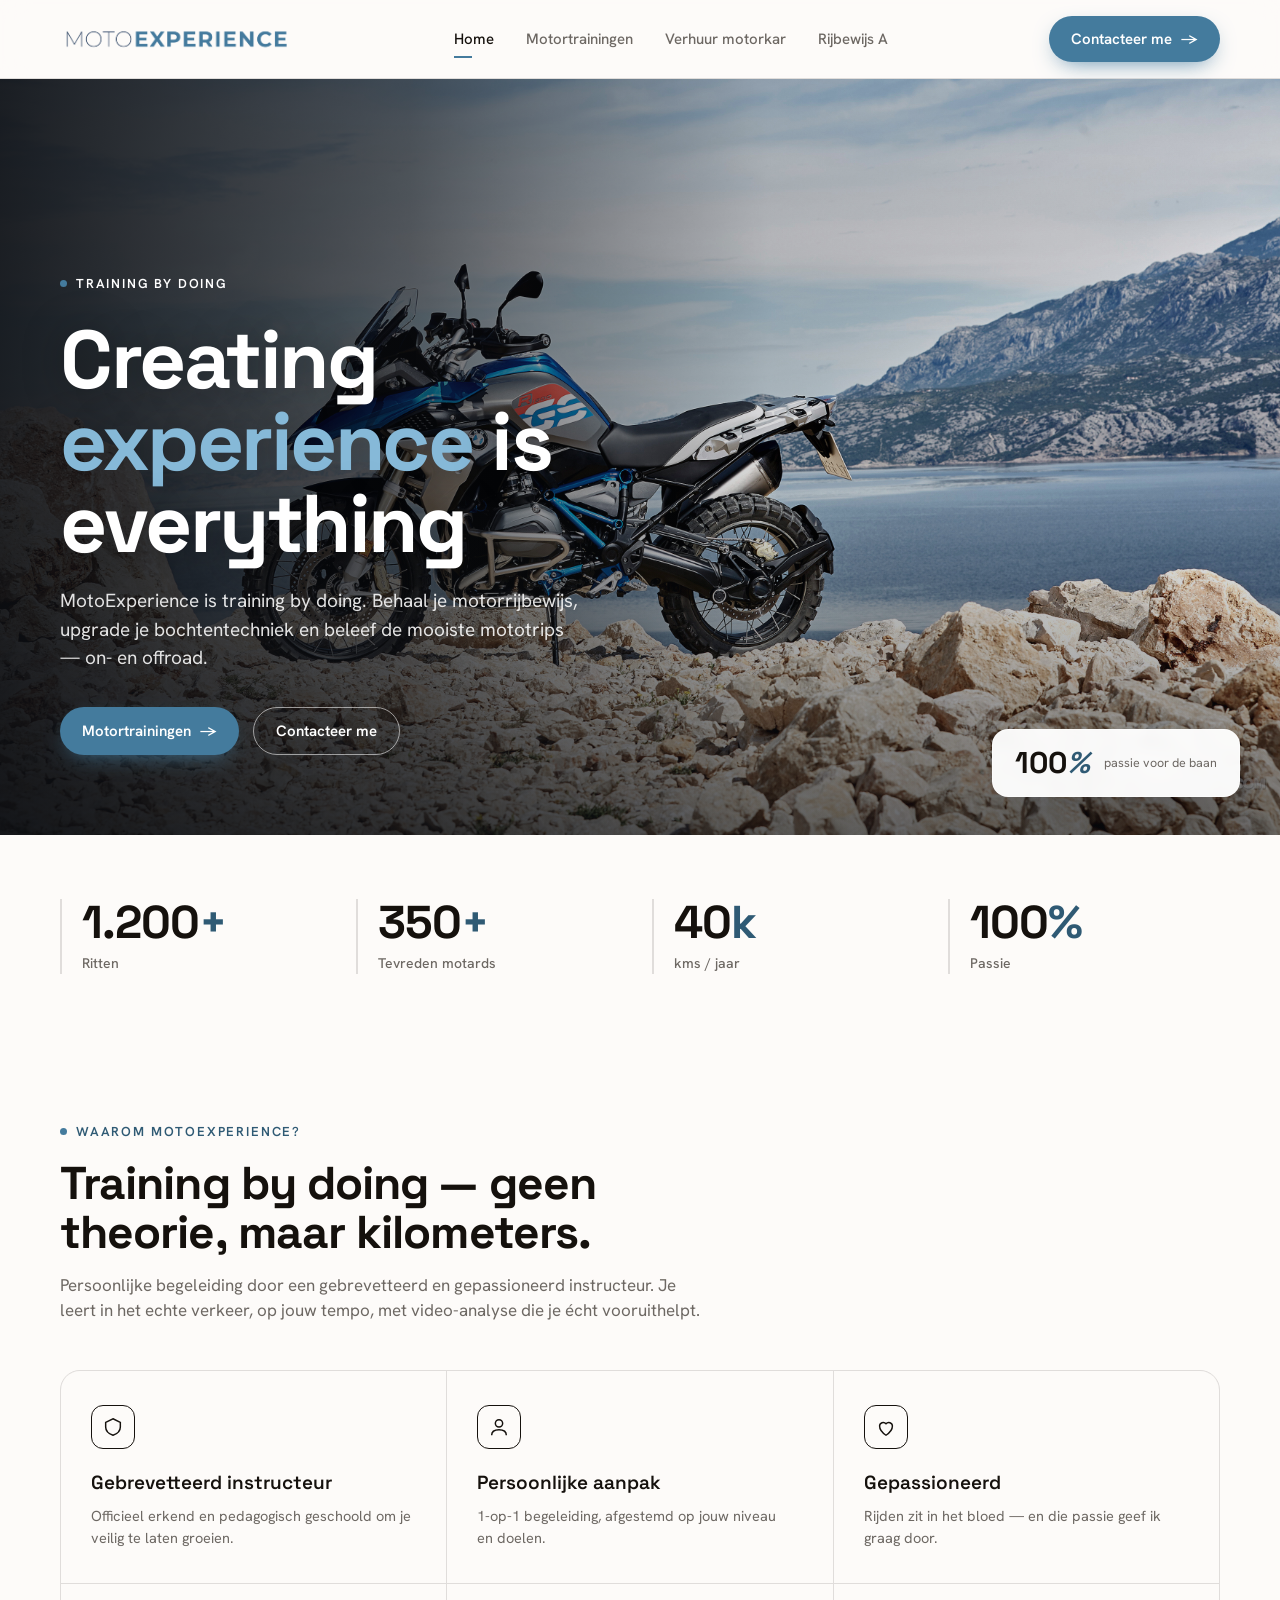
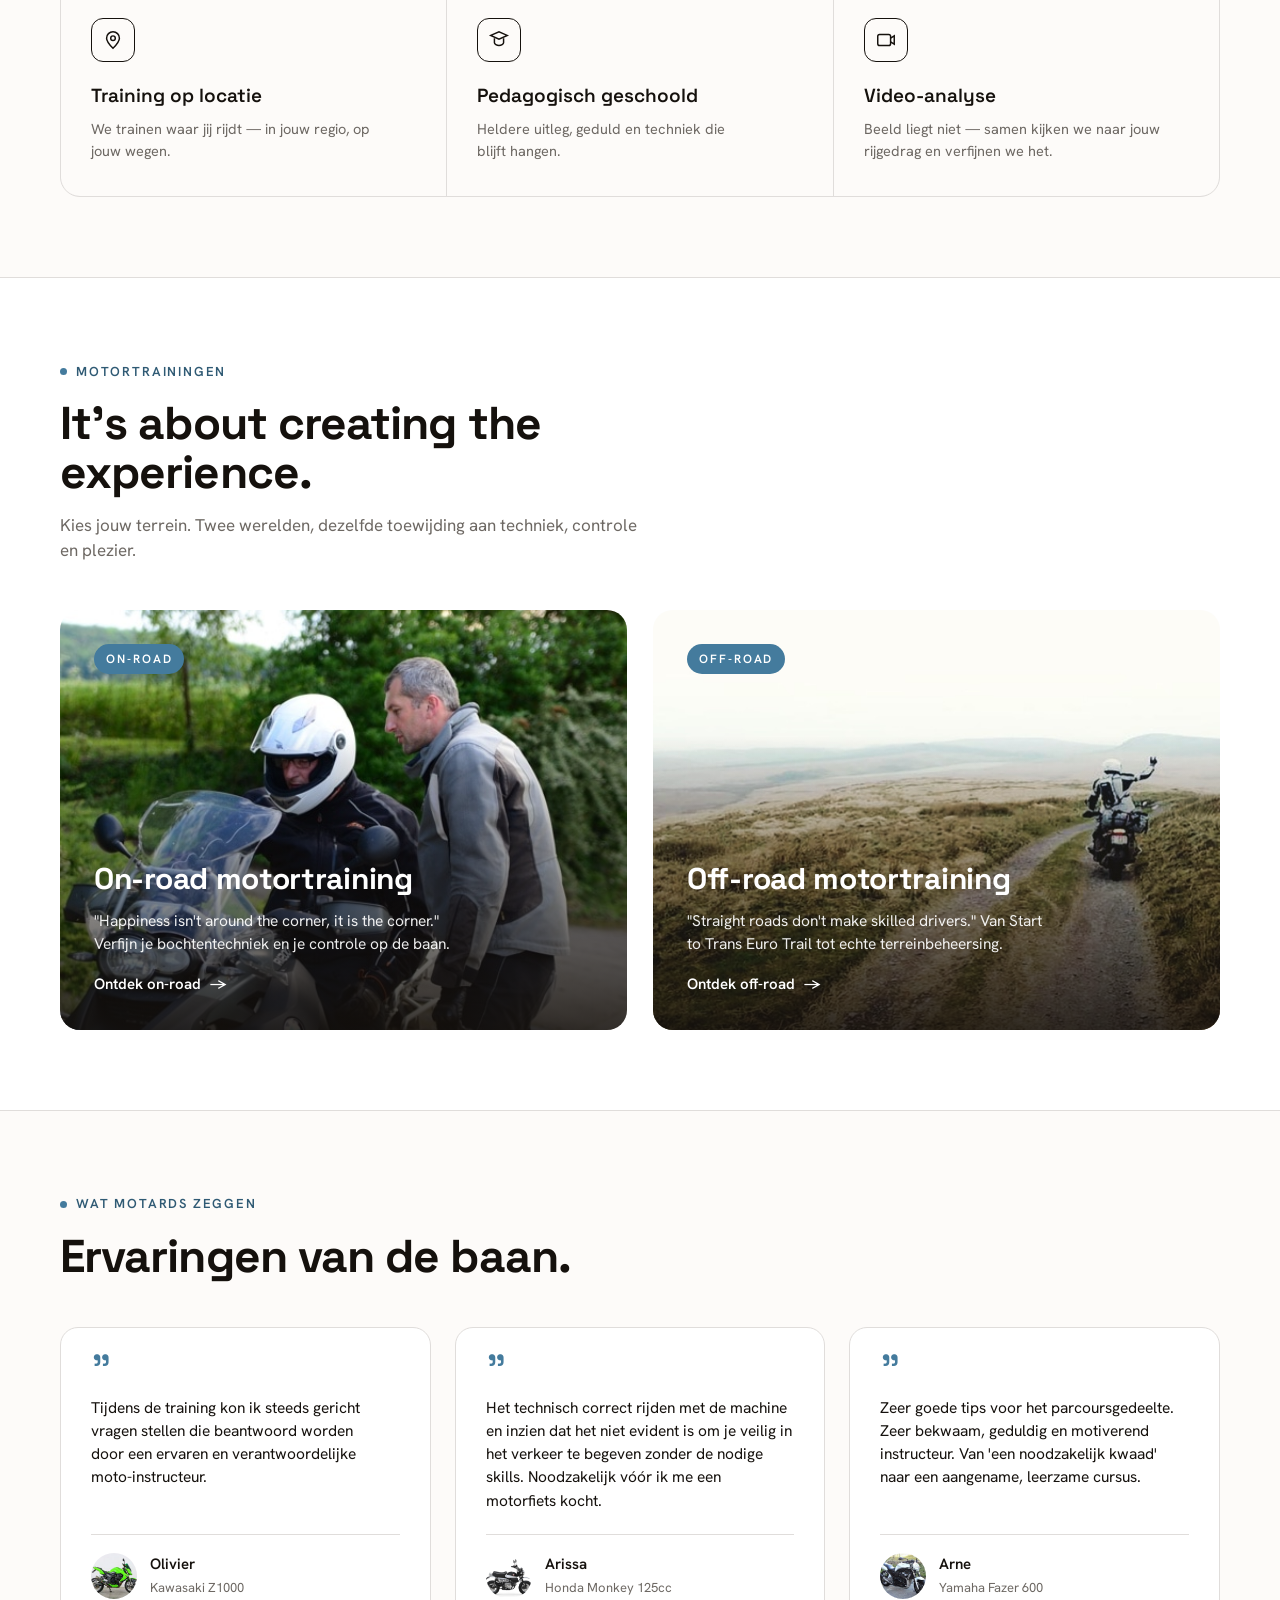
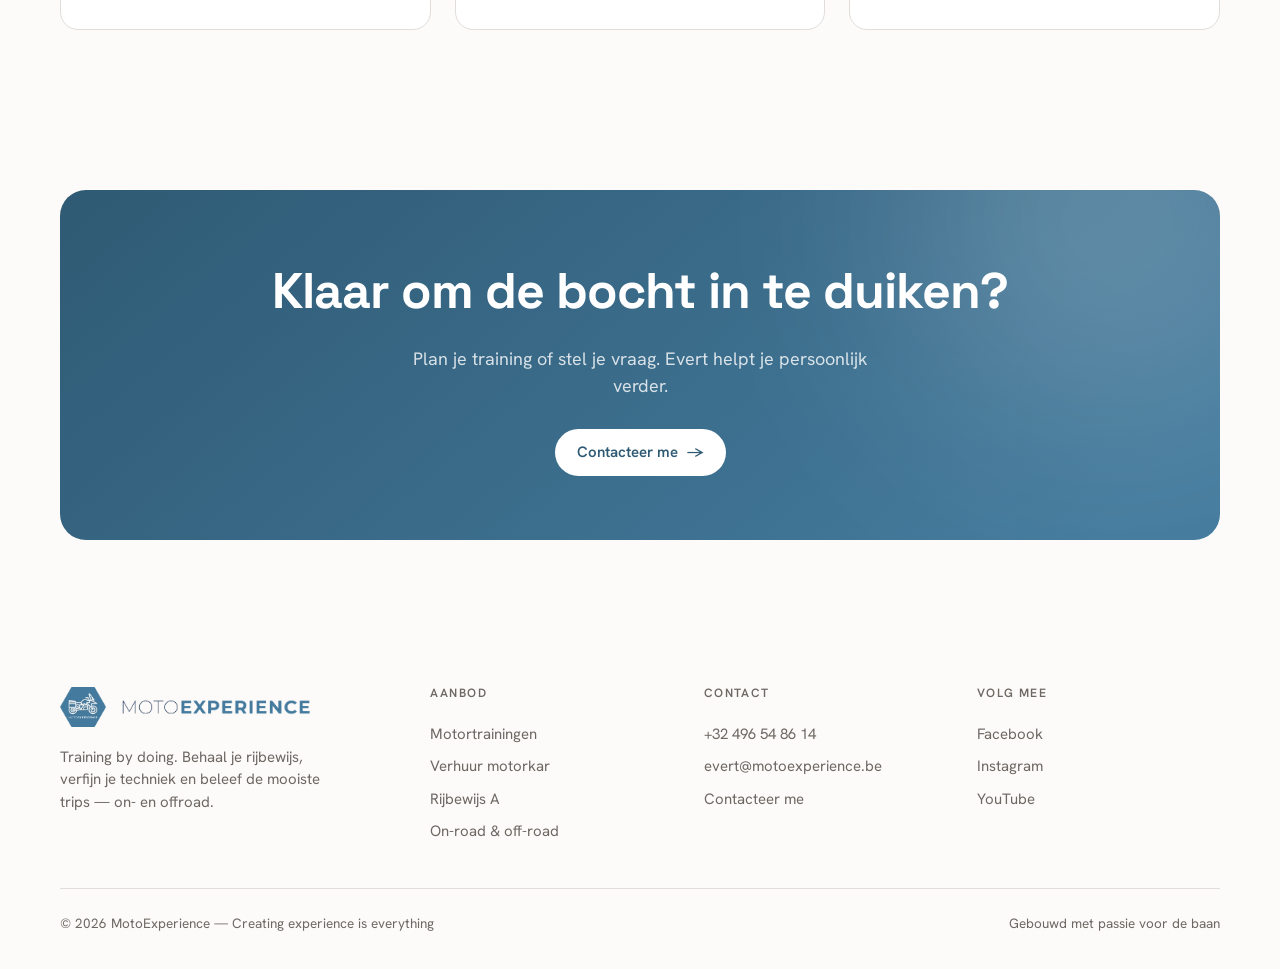
<file: index.html>
<!DOCTYPE html>
<html lang="nl">
<head>
<meta charset="UTF-8">
<meta name="viewport" content="width=device-width, initial-scale=1.0">
<meta http-equiv="Content-Security-Policy" content="upgrade-insecure-requests">
<title>MotoExperience — Creating experience is everything</title>
<meta name="description" content="MotoExperience biedt motortrainingen on-road en off-road, rijbewijs A opleidingen en motorkar verhuur in België. Training by doing — behaal je rijbewijs, verfijn je techniek en beleef de mooiste trips.">
<meta name="keywords" content="motortraining, rijbewijs A, off-road training, on-road training, motorkar verhuur, motorles België, MotoExperience, Evert Cottyn">
<meta name="author" content="MotoExperience - Evert Cottyn">
<link rel="canonical" href="https://www.motoexperience.be/">
<link rel="icon" type="image/png" href="images/site/logo_schaduw.png">
<link rel="apple-touch-icon" href="images/site/logo_schaduw.png">
<!-- Open Graph / Facebook -->
<meta property="og:type" content="website">
<meta property="og:url" content="https://www.motoexperience.be/">
<meta property="og:title" content="MotoExperience — Creating experience is everything">
<meta property="og:description" content="Motortrainingen on-road en off-road, rijbewijs A opleidingen en motorkar verhuur in België. Training by doing voor iedereen die motor rijden serieus neemt.">
<meta property="og:image" content="https://www.motoexperience.be/images/site/logo_schaduw.png">
<meta property="og:locale" content="nl_BE">
<!-- Twitter -->
<meta property="twitter:card" content="summary_large_image">
<meta property="twitter:url" content="https://www.motoexperience.be/">
<meta property="twitter:title" content="MotoExperience — Creating experience is everything">
<meta property="twitter:description" content="Motortrainingen on-road en off-road, rijbewijs A opleidingen en motorkar verhuur in België. Training by doing voor iedereen die motor rijden serieus neemt.">
<meta property="twitter:image" content="https://www.motoexperience.be/images/site/logo_schaduw.png">
<link rel="preconnect" href="https://fonts.googleapis.com">
<link rel="preconnect" href="https://fonts.gstatic.com" crossorigin>
<link href="https://fonts.googleapis.com/css2?family=Space+Grotesk:wght@400;500;600;700&family=Hanken+Grotesk:wght@400;500;600;700;800&display=swap" rel="stylesheet">
<style>
  :root{
    --accent: #447B9D;
    --accent-deep: #2f5a74;
    --accent-soft: #eaf1f6;
    --ink: oklch(0.18 0.01 60);
    --muted: oklch(0.52 0.01 60);
    --line: oklch(0.9 0.005 60);
    --bg: oklch(0.99 0.004 80);
    --card: #fff;
    --disp: "Space Grotesk", sans-serif;
    --body: "Hanken Grotesk", sans-serif;
  }
  *{margin:0;padding:0;box-sizing:border-box}
  html{scroll-behavior:smooth}
  body{font-family:var(--body);color:var(--ink);background:var(--bg);line-height:1.5;-webkit-font-smoothing:antialiased}
  .wrap{max-width:1240px;margin:0 auto;padding:0 40px}
  a{color:inherit;text-decoration:none}
  img{display:block;max-width:100%}


  /* nav */
  nav{position:sticky;top:0;z-index:50;background:oklch(0.99 0.004 80 / .82);backdrop-filter:blur(14px);border-bottom:1px solid var(--line)}
  nav .wrap{display:flex;align-items:center;justify-content:space-between;height:78px}
  .logo{font-family:var(--disp);font-weight:700;font-size:22px;letter-spacing:-.01em;display:flex;align-items:center;gap:11px}
  .logo .mark{width:34px;height:34px;border-radius:9px;background:var(--accent);display:grid;place-items:center;color:#fff;font-size:17px;font-weight:700;transform:rotate(-8deg)}
  .logo b{font-weight:700}.logo span{color:var(--muted);font-weight:500}
  .navlinks{display:flex;gap:32px;font-weight:500;font-size:15px}
  .navlinks a{white-space:nowrap;position:relative;padding:6px 0;color:var(--muted);transition:color .2s}
  .navlinks a:hover,.navlinks a.active{color:var(--ink)}
  .navlinks a.active::after{content:"";position:absolute;left:0;bottom:-2px;width:18px;height:2px;background:var(--accent)}
  .btn{display:inline-flex;align-items:center;gap:9px;font-weight:600;font-size:15px;padding:12px 22px;border-radius:100px;transition:transform .2s,box-shadow .2s,background .2s;white-space:nowrap;cursor:pointer;border:none}
  .btn-primary{background:var(--accent);color:#fff;box-shadow:0 8px 24px -10px var(--accent)}
  .btn-primary:hover{transform:translateY(-2px);box-shadow:0 14px 30px -10px var(--accent)}
  .btn-ghost{border:1.5px solid var(--line);color:var(--ink);background:none}
  .btn-ghost:hover{border-color:var(--ink)}
  .btn-light{background:var(--accent);color:#fff}
  .btn-light:hover{transform:translateY(-2px)}
  .btn .arr{transition:transform .2s}
  .btn:hover .arr{transform:translateX(4px)}

  /* hero — full-bleed cinematic feature */
  .hero{position:relative;min-height:84vh;display:flex;align-items:flex-end;overflow:hidden;padding:0}
  .hero-bg{position:absolute;inset:0;width:100%;height:100%;object-fit:cover;object-position:62% 50%;z-index:0;transform:scale(1.04);transition:transform 1.4s cubic-bezier(.2,.7,.2,1)}
  .hero:hover .hero-bg{transform:scale(1.08)}
  .hero-scrim{position:absolute;inset:0;z-index:1;background:linear-gradient(90deg,rgba(12,14,18,.9) 0%,rgba(12,14,18,.62) 32%,rgba(12,14,18,.14) 60%,rgba(12,14,18,0) 100%),linear-gradient(0deg,rgba(12,14,18,.6) 0%,rgba(12,14,18,0) 46%)}
  .hero .wrap{position:relative;z-index:2;width:100%;padding-top:120px;padding-bottom:80px}
  .hero-copy{max-width:660px}
  .kicker{display:inline-flex;align-items:center;gap:9px;font-size:13px;font-weight:600;letter-spacing:.14em;text-transform:uppercase;color:var(--accent-deep);margin-bottom:26px}
  .kicker .dot{width:7px;height:7px;border-radius:50%;background:var(--accent)}
  .hero .kicker{color:#fff}
  .hero h1{font-family:var(--disp);font-weight:700;font-size:clamp(48px,6.4vw,88px);line-height:1.0;letter-spacing:-.03em;margin-bottom:22px;color:#fff;text-shadow:0 2px 40px rgba(0,0,0,.4)}
  .hero h1 em{font-style:normal;color:#86b9d8}
  .hero p.lead{font-size:19px;color:rgba(255,255,255,.87);max-width:520px;margin-bottom:34px;text-wrap:pretty}
  .hero-cta{display:flex;gap:14px;flex-wrap:wrap}
  .hero .btn-ghost{border-color:rgba(255,255,255,.55);color:#fff;background:none}
  .hero .btn-ghost:hover{border-color:#fff;background:rgba(255,255,255,.1)}
  /* visible, on-brand empty states for the drop zones */
  .hero-badge{position:absolute;right:40px;bottom:38px;z-index:2;background:rgba(255,255,255,.96);backdrop-filter:blur(6px);-webkit-backdrop-filter:blur(6px);border:1px solid rgba(255,255,255,.5);border-radius:16px;padding:18px 22px;box-shadow:0 26px 54px -22px rgba(0,0,0,.55);display:flex;align-items:center;gap:14px}
  .hero-badge .big{font-family:var(--disp);font-weight:700;font-size:30px;line-height:1}
  .hero-badge .sub{font-size:12.5px;color:var(--muted);max-width:120px;line-height:1.25}

  /* marquee slogans */
  .slogan-strip{border-top:1px solid var(--line);border-bottom:1px solid var(--line);background:var(--ink);color:#fff;overflow:hidden;padding:18px 0}
  .marquee{display:flex;gap:48px;white-space:nowrap;animation:scroll 26s linear infinite;font-family:var(--disp);font-weight:600;font-size:18px;letter-spacing:.01em}
  .marquee span{display:inline-flex;align-items:center;gap:48px;opacity:.92}
  .marquee i{color:var(--accent);font-style:normal}
  @keyframes scroll{to{transform:translateX(-50%)}}

  /* stats */
  .stats{padding:64px 0}
  .stats .wrap{display:grid;grid-template-columns:repeat(4,1fr);gap:24px}
  .stat{border-left:2px solid var(--line);padding-left:20px}
  .stat .num{font-family:var(--disp);font-weight:700;font-size:46px;line-height:1;letter-spacing:-.02em}
  .stat .num i{color:var(--accent-deep);font-style:normal}
  .stat .lab{margin-top:8px;font-size:14px;color:var(--muted);font-weight:500}

  /* section heading */
  .sec{padding:80px 0}
  .sec-head{max-width:640px;margin-bottom:46px}
  .sec-head .kicker{margin-bottom:18px}
  .sec-head h2{font-family:var(--disp);font-weight:700;font-size:clamp(30px,3.6vw,46px);letter-spacing:-.02em;line-height:1.06;margin-bottom:16px}
  .sec-head p{font-size:17px;color:var(--muted);text-wrap:pretty}

  /* trainings */
  .trainings{background:#fff;border-top:1px solid var(--line);border-bottom:1px solid var(--line)}
  .train-grid{display:grid;grid-template-columns:1fr 1fr;gap:26px}
  .train-card{position:relative;border-radius:20px;overflow:hidden;min-height:420px;display:flex;flex-direction:column;justify-content:flex-end;padding:34px;color:#fff;isolation:isolate}
  .train-card img{position:absolute;inset:0;z-index:-2;width:100%;height:100%;border-radius:0;object-fit:cover;display:block}
  .train-card::after{content:"";position:absolute;inset:0;z-index:-1;background:linear-gradient(180deg,transparent 30%,rgba(20,16,12,.85))}
  .train-card .tag{font-size:12px;font-weight:600;letter-spacing:.16em;text-transform:uppercase;background:var(--accent);color:#fff;padding:6px 12px;border-radius:100px;align-self:flex-start;margin-bottom:auto}
  .train-card h3{font-family:var(--disp);font-weight:700;font-size:30px;letter-spacing:-.01em;margin-bottom:8px}
  .train-card p{font-size:15.5px;opacity:.92;max-width:360px;margin-bottom:18px;text-wrap:pretty}
  .train-card .more{display:inline-flex;align-items:center;gap:9px;font-weight:600;font-size:15px}
  .train-card .more .arr{transition:transform .2s}
  .train-card:hover .more .arr{transform:translateX(5px)}

  /* why / usps */
  .usp-grid{display:grid;grid-template-columns:repeat(3,1fr);gap:1px;background:var(--line);border:1px solid var(--line);border-radius:20px;overflow:hidden}
  .usp{background:var(--bg);padding:34px 30px;transition:background .25s}
  .usp:hover{background:var(--accent-soft)}
  .usp .ico{width:44px;height:44px;border-radius:12px;border:1.5px solid var(--ink);display:grid;place-items:center;margin-bottom:20px}
  .usp .ico svg{width:22px;height:22px}
  .usp h4{font-family:var(--disp);font-weight:600;font-size:19px;margin-bottom:8px}
  .usp p{font-size:14.5px;color:var(--muted);text-wrap:pretty}

  /* testimonials */
  .tst-grid{display:grid;grid-template-columns:repeat(3,1fr);gap:24px}
  .tst{background:#fff;border:1px solid var(--line);border-radius:18px;padding:30px;display:flex;flex-direction:column}
  .tst .quote{font-size:48px;font-family:var(--disp);color:var(--accent);line-height:.6;height:24px}
  .tst p{font-size:15.5px;color:var(--ink);margin:14px 0 22px;text-wrap:pretty;flex:1}
  .tst .who{display:flex;align-items:center;gap:13px;border-top:1px solid var(--line);padding-top:18px}
  .tst .who img{width:46px;height:46px;border-radius:50%;flex:none;object-fit:cover;display:block}
  .tst .who b{display:block;font-weight:600;font-size:15px}
  .tst .who span{font-size:13px;color:var(--muted)}

  /* CTA */
  .cta{background:linear-gradient(140deg,var(--accent-deep) 0%,var(--accent) 92%);color:#fff;border-radius:26px;padding:64px;text-align:center;position:relative;overflow:hidden}
  .cta::before{content:"";position:absolute;width:380px;height:380px;border-radius:50%;background:rgba(255,255,255,.4);filter:blur(120px);opacity:.55;top:-160px;right:-80px}
  .cta h2{font-family:var(--disp);font-weight:700;font-size:clamp(30px,4vw,50px);letter-spacing:-.02em;margin-bottom:16px;position:relative}
  .cta p{font-size:18px;opacity:.8;max-width:480px;margin:0 auto 30px;position:relative}
  .cta .btn{position:relative}
  .cta .btn-light{background:#fff;color:var(--accent-deep)}
  .cta .btn-light:hover{background:var(--accent-soft);color:var(--accent-deep)}

  /* footer */
  footer{padding:64px 0 36px}
  .foot-top{display:grid;grid-template-columns:1.4fr 1fr 1fr 1fr;gap:30px;padding-bottom:40px;border-bottom:1px solid var(--line)}
  .foot-top .logo{margin-bottom:16px}
  .foot-col h5{font-size:12px;letter-spacing:.12em;text-transform:uppercase;color:var(--muted);margin-bottom:16px;font-weight:600}
  .foot-col a{display:block;color:var(--muted);font-size:15px;padding:5px 0;transition:color .2s}
  .foot-col a:hover{color:var(--accent-deep)}
  .foot-bot{display:flex;justify-content:space-between;align-items:center;padding-top:24px;font-size:13.5px;color:var(--muted);flex-wrap:wrap;gap:12px}
  .foot-intro{font-size:15px;color:var(--muted);max-width:280px;text-wrap:pretty}
  @media(max-width:900px){
    .hero .wrap,.train-grid,.usp-grid,.tst-grid,.foot-top{grid-template-columns:1fr}
    .stats .wrap{grid-template-columns:1fr 1fr}
    .navlinks{display:none}
    /* hero — mobiele behandeling: foto gecentreerd, leesbare gradient van onderaf */
    .hero{min-height:80vh}
    .hero-bg{object-position:50% 50%}
    .hero-scrim{background:linear-gradient(0deg,rgba(12,14,18,.92) 0%,rgba(12,14,18,.56) 34%,rgba(12,14,18,.16) 60%,rgba(12,14,18,0) 100%)}
    .hero .wrap{padding-top:96px;padding-bottom:52px}
    .hero h1{font-size:clamp(38px,8.4vw,56px);margin-bottom:18px}
    .hero p.lead{font-size:17px;margin-bottom:28px;max-width:460px}
    .hero-badge{display:none}
  }
  @media(max-width:560px){
    .hero{min-height:76vh}
    .hero .wrap{padding-bottom:44px}
    .hero h1{font-size:clamp(33px,9vw,46px)}
    .hero p.lead{font-size:16.5px}
    .hero-cta{gap:10px;width:100%}
    .hero-cta .btn{flex:1 1 100%;justify-content:center}
  }
</style>
<style>
  nav .logo img{height:40px;width:auto;display:block}
  footer .logo img{height:34px;width:auto;display:block}
  footer .logo::before{content:"";width:46px;height:46px;flex:none;background:url("images/site/logo_schaduw.png") center/contain no-repeat}
</style>
</head>
<body>
  <nav>
    <div class="wrap">
      <a href="#" class="logo"><img src="images/site/logov3.png" alt="MotoExperience"></a>
      <div class="navlinks">
        <a href="#" class="active">Home</a>
        <a href="#trainingen">Motortrainingen</a>
        <a href="verhuur-motorkar.html">Verhuur motorkar</a>
        <a href="rijbewijs-a.html">Rijbewijs A</a>
      </div>
      <a href="contact.html#formulier" class="btn btn-primary">Contacteer me <span class="arr">→</span></a>
    </div>
  </nav>

  <header class="hero">
    <img class="hero-bg" src="images/site/BMW-R-1200-GS-Rallye-2016-3840x2160-043.jpg" alt="BMW R 1200 GS Rallye in de bocht">
    <div class="hero-scrim"></div>
    <div class="wrap">
      <div class="hero-copy">
        <span class="kicker"><span class="dot"></span>Training by doing</span>
        <h1>Creating <em>experience</em> is everything</h1>
        <p class="lead">MotoExperience is training by doing. Behaal je motorrijbewijs, upgrade je bochtentechniek en beleef de mooiste mototrips — on- en offroad.</p>
        <div class="hero-cta">
          <a href="#trainingen" class="btn btn-primary">Motortrainingen <span class="arr">→</span></a>
          <a href="contact.html#formulier" class="btn btn-ghost">Contacteer me</a>
        </div>
      </div>
    </div>
    <div class="hero-badge">
      <span class="big">100<i style="color:var(--accent-deep)">%</i></span>
      <span class="sub">passie voor de baan</span>
    </div>
  </header>

  <section class="stats">
    <div class="wrap">
      <div class="stat"><div class="num" data-count="1200">0<i>+</i></div><div class="lab">Ritten</div></div>
      <div class="stat"><div class="num" data-count="350">0<i>+</i></div><div class="lab">Tevreden motards</div></div>
      <div class="stat"><div class="num" data-count="40">0<i>k</i></div><div class="lab">kms / jaar</div></div>
      <div class="stat"><div class="num" data-count="100">0<i>%</i></div><div class="lab">Passie</div></div>
    </div>
  </section>

  <section class="sec" id="waarom">
    <div class="wrap">
      <div class="sec-head">
        <span class="kicker"><span class="dot"></span>Waarom MotoExperience?</span>
        <h2>Training by doing — geen theorie, maar kilometers.</h2>
        <p>Persoonlijke begeleiding door een gebrevetteerd en gepassioneerd instructeur. Je leert in het echte verkeer, op jouw tempo, met video-analyse die je écht vooruithelpt.</p>
      </div>
      <div class="usp-grid">
        <div class="usp"><div class="ico"><svg viewBox="0 0 24 24" fill="none" stroke="currentColor" stroke-width="1.6"><path d="M12 3l8 4v5c0 5-3.5 7.5-8 9-4.5-1.5-8-4-8-9V7z"/></svg></div><h4>Gebrevetteerd instructeur</h4><p>Officieel erkend en pedagogisch geschoold om je veilig te laten groeien.</p></div>
        <div class="usp"><div class="ico"><svg viewBox="0 0 24 24" fill="none" stroke="currentColor" stroke-width="1.6"><circle cx="12" cy="8" r="4"/><path d="M4 21c0-4 3.6-6 8-6s8 2 8 6"/></svg></div><h4>Persoonlijke aanpak</h4><p>1-op-1 begeleiding, afgestemd op jouw niveau en doelen.</p></div>
        <div class="usp"><div class="ico"><svg viewBox="0 0 24 24" fill="none" stroke="currentColor" stroke-width="1.6"><path d="M12 21s-7-4.5-7-10a4 4 0 017-2.6A4 4 0 0119 11c0 5.5-7 10-7 10z"/></svg></div><h4>Gepassioneerd</h4><p>Rijden zit in het bloed — en die passie geef ik graag door.</p></div>
        <div class="usp"><div class="ico"><svg viewBox="0 0 24 24" fill="none" stroke="currentColor" stroke-width="1.6"><path d="M12 21c4-4 7-7.5 7-11a7 7 0 10-14 0c0 3.5 3 7 7 11z"/><circle cx="12" cy="10" r="2.5"/></svg></div><h4>Training op locatie</h4><p>We trainen waar jij rijdt — in jouw regio, op jouw wegen.</p></div>
        <div class="usp"><div class="ico"><svg viewBox="0 0 24 24" fill="none" stroke="currentColor" stroke-width="1.6"><path d="M3 7l9-4 9 4-9 4-9-4z"/><path d="M7 10v5c0 1.5 2.5 3 5 3s5-1.5 5-3v-5"/></svg></div><h4>Pedagogisch geschoold</h4><p>Heldere uitleg, geduld en techniek die blijft hangen.</p></div>
        <div class="usp"><div class="ico"><svg viewBox="0 0 24 24" fill="none" stroke="currentColor" stroke-width="1.6"><rect x="3" y="6" width="14" height="12" rx="2"/><path d="M17 10l4-2.5v9L17 14"/></svg></div><h4>Video-analyse</h4><p>Beeld liegt niet — samen kijken we naar jouw rijgedrag en verfijnen we het.</p></div>
      </div>
    </div>
  </section>

  <section class="sec trainings" id="trainingen">
    <div class="wrap">
      <div class="sec-head">
        <span class="kicker"><span class="dot"></span>Motortrainingen</span>
        <h2>It's about creating the experience.</h2>
        <p>Kies jouw terrein. Twee werelden, dezelfde toewijding aan techniek, controle en plezier.</p>
      </div>
      <div class="train-grid">
        <a href="on-road.html" class="train-card">
          <img src="images/site/persoonlijkeTrainingw3.jpg" alt="">
          <span class="tag">On-road</span>
          <h3>On-road motortraining</h3>
          <p>"Happiness isn't around the corner, it is the corner." Verfijn je bochtentechniek en je controle op de baan.</p>
          <span class="more">Ontdek on-road <span class="arr">→</span></span>
        </a>
        <a href="off-road.html" class="train-card">
          <img src="images/site/starttotet-1.jpg" alt="">
          <span class="tag">Off-road</span>
          <h3>Off-road motortraining</h3>
          <p>"Straight roads don't make skilled drivers." Van Start to Trans Euro Trail tot echte terreinbeheersing.</p>
          <span class="more">Ontdek off-road <span class="arr">→</span></span>
        </a>
      </div>
    </div>
  </section>

  <section class="sec" id="reviews">
    <div class="wrap">
      <div class="sec-head">
        <span class="kicker"><span class="dot"></span>Wat motards zeggen</span>
        <h2>Ervaringen van de baan.</h2>
      </div>
      <div class="tst-grid">
        <div class="tst">
          <div class="quote">"</div>
          <p>Tijdens de training kon ik steeds gericht vragen stellen die beantwoord worden door een ervaren en verantwoordelijke moto-instructeur.</p>
          <div class="who"><img src="images/testimonials/Kawasaki-Z1000-thegem-person-160.jpg" alt=""><div><b>Olivier</b><span>Kawasaki Z1000</span></div></div>
        </div>
        <div class="tst">
          <div class="quote">"</div>
          <p>Het technisch correct rijden met de machine en inzien dat het niet evident is om je veilig in het verkeer te begeven zonder de nodige skills. Noodzakelijk vóór ik me een motorfiets kocht.</p>
          <div class="who"><img src="images/testimonials/honda-thegem-person-160.png" alt=""><div><b>Arissa</b><span>Honda Monkey 125cc</span></div></div>
        </div>
        <div class="tst">
          <div class="quote">"</div>
          <p>Zeer goede tips voor het parcoursgedeelte. Zeer bekwaam, geduldig en motiverend instructeur. Van 'een noodzakelijk kwaad' naar een aangename, leerzame cursus.</p>
          <div class="who"><img src="images/testimonials/Yamaha-Fazer-600-thegem-person-160.jpg" alt=""><div><b>Arne</b><span>Yamaha Fazer 600</span></div></div>
        </div>
      </div>
    </div>
  </section>

  <section class="sec" id="contact">
    <div class="wrap">
      <div class="cta">
        <h2>Klaar om de bocht in te duiken?</h2>
        <p>Plan je training of stel je vraag. Evert helpt je persoonlijk verder.</p>
        <a href="contact.html#formulier" class="btn btn-light">Contacteer me <span class="arr">→</span></a>
      </div>
    </div>
  </section>

  <footer>
    <div class="wrap">
      <div class="foot-top">
        <div>
          <a href="#" class="logo"><img src="images/site/logov3.png" alt="MotoExperience"></a>
          <p class="foot-intro">Training by doing. Behaal je rijbewijs, verfijn je techniek en beleef de mooiste trips — on- en offroad.</p>
        </div>
        <div class="foot-col"><h5>Aanbod</h5><a href="#trainingen">Motortrainingen</a><a href="verhuur-motorkar.html">Verhuur motorkar</a><a href="rijbewijs-a.html">Rijbewijs A</a><a href="#trainingen">On-road &amp; off-road</a></div>
        <div class="foot-col"><h5>Contact</h5><a href="tel:+32496548614">+32 496 54 86 14</a><a href="mailto:evert@motoexperience.be">evert@motoexperience.be</a><a href="contact.html">Contacteer me</a></div>
        <div class="foot-col"><h5>Volg mee</h5><a href="https://www.facebook.com/MotoExperience.be" target="_blank" rel="noopener">Facebook</a><a href="https://www.instagram.com/evert_cottyn" target="_blank" rel="noopener">Instagram</a><a href="https://www.youtube.com/channel/UCpGGufGZKiUZWA8yBZ8b8MA" target="_blank" rel="noopener">YouTube</a></div>
      </div>
      <div class="foot-bot">
        <span>© 2026 MotoExperience — Creating experience is everything</span>
        <span>Gebouwd met passie voor de baan</span>
      </div>
    </div>
  </footer>

  <script>
    // count-up stats on scroll
    const nums = document.querySelectorAll('.num[data-count]');
    const fmt = n => n>=1000 ? Math.round(n).toLocaleString('nl-BE') : Math.round(n);
    const io = new IntersectionObserver((entries)=>{
      entries.forEach(e=>{
        if(!e.isIntersecting) return;
        const el = e.target, target = +el.dataset.count, suffix = el.querySelector('i').textContent;
        let start = null;
        const dur = 1400;
        const step = (t)=>{
          if(!start) start = t;
          const p = Math.min((t-start)/dur, 1);
          const eased = 1-Math.pow(1-p,3);
          el.innerHTML = fmt(target*eased)+'<i>'+suffix+'</i>';
          if(p<1) requestAnimationFrame(step);
        };
        requestAnimationFrame(step);
        io.unobserve(el);
      });
    },{threshold:.5});
    nums.forEach(n=>io.observe(n));
  </script>
</body>
</html>
</file>
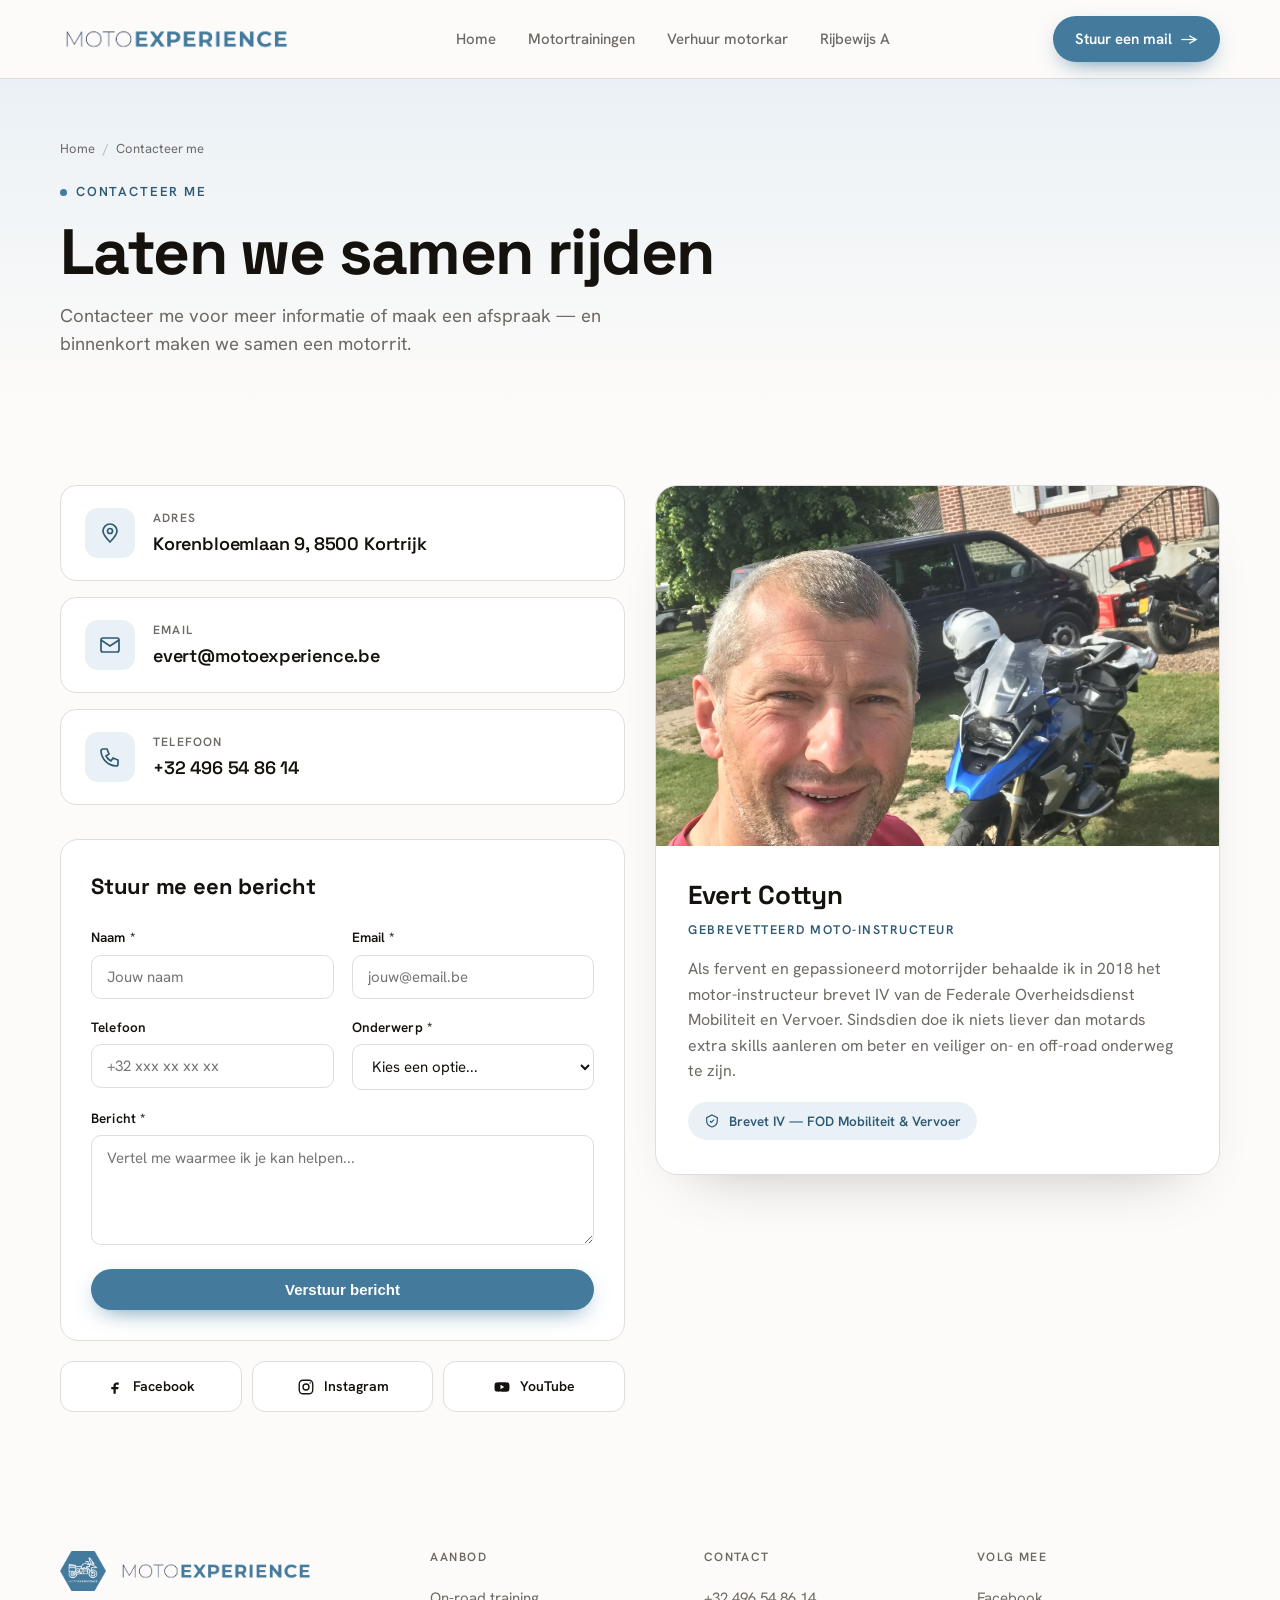
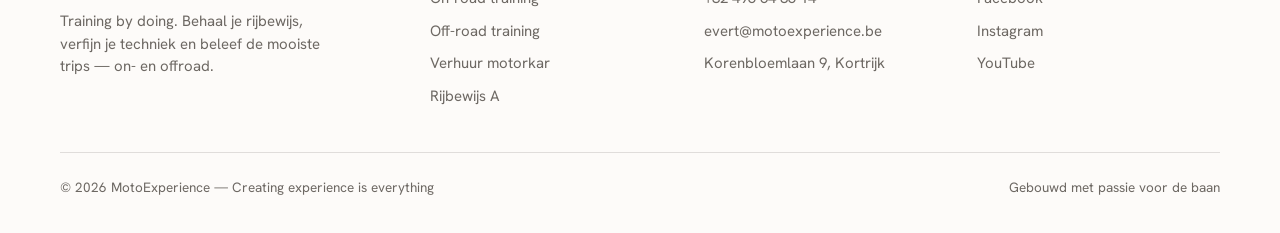
<file: contact.html>
<!DOCTYPE html>
<html lang="nl">
<head>
<meta charset="UTF-8">
<meta name="viewport" content="width=device-width, initial-scale=1.0">
<meta http-equiv="Content-Security-Policy" content="upgrade-insecure-requests">
<title>Contacteer me | MotoExperience</title>
<meta name="description" content="Neem contact op met MotoExperience voor motortrainingen, rijbewijs A of motorkar verhuur. Bel +32 496 54 86 14 of mail evert@motoexperience.be. Evert helpt je graag verder.">
<meta name="keywords" content="contact MotoExperience, motortraining boeken, Evert Cottyn, afspraak motorles, België">
<meta name="author" content="MotoExperience - Evert Cottyn">
<link rel="canonical" href="https://www.motoexperience.be/contact.html">
<link rel="icon" type="image/png" href="images/site/logo_schaduw.png">
<link rel="apple-touch-icon" href="images/site/logo_schaduw.png">
<!-- Open Graph / Facebook -->
<meta property="og:type" content="website">
<meta property="og:url" content="https://www.motoexperience.be/contact.html">
<meta property="og:title" content="Contacteer me | MotoExperience">
<meta property="og:description" content="Neem contact op met MotoExperience voor motortrainingen, rijbewijs A of motorkar verhuur. Evert helpt je graag verder.">
<meta property="og:image" content="https://www.motoexperience.be/images/site/logo_schaduw.png">
<meta property="og:locale" content="nl_BE">
<!-- Twitter -->
<meta property="twitter:card" content="summary_large_image">
<meta property="twitter:url" content="https://www.motoexperience.be/contact.html">
<meta property="twitter:title" content="Contacteer me | MotoExperience">
<meta property="twitter:description" content="Neem contact op met MotoExperience voor motortrainingen, rijbewijs A of motorkar verhuur. Evert helpt je graag verder.">
<meta property="twitter:image" content="https://www.motoexperience.be/images/site/logo_schaduw.png">
<link rel="preconnect" href="https://fonts.googleapis.com">
<link rel="preconnect" href="https://fonts.gstatic.com" crossorigin>
<link href="https://fonts.googleapis.com/css2?family=Space+Grotesk:wght@400;500;600;700&family=Hanken+Grotesk:wght@400;500;600;700;800&display=swap" rel="stylesheet">
<link rel="stylesheet" href="assets/base.css">
<style>
  .pagehero{padding:60px 0 0;background:linear-gradient(180deg,var(--accent-soft),transparent)}
  .pagehero .crumb{font-size:13px;color:var(--muted);margin-bottom:20px;display:flex;align-items:center;gap:8px}
  .pagehero .crumb a{color:var(--muted);transition:color .2s}
  .pagehero .crumb a:hover{color:var(--accent-deep)}
  .pagehero .crumb .sep{opacity:.5}
  .pagehero h1{font-family:var(--disp);font-weight:700;font-size:clamp(40px,5vw,64px);line-height:1;letter-spacing:-.025em;margin-bottom:18px}
  .pagehero p.lead{font-size:18.5px;color:var(--muted);max-width:560px;text-wrap:pretty;padding-bottom:56px}

  .sec{padding:72px 0}
  .alt{background:#fff;border-top:1px solid var(--line);border-bottom:1px solid var(--line)}

  /* main contact grid */
  .contact-grid{display:grid;grid-template-columns:1fr 1fr;gap:30px;align-items:start}
  
  /* contact form */
  .contact-form{display:flex;flex-direction:column;gap:18px;background:#fff;border:1px solid var(--line);border-radius:18px;padding:30px;margin-top:18px;scroll-margin-top:100px}
  .form-row{display:grid;grid-template-columns:1fr 1fr;gap:18px}
  .form-group{display:flex;flex-direction:column;gap:7px}
  .form-group label{font-weight:600;font-size:13.5px;color:var(--ink);letter-spacing:.01em}
  .form-group input,
  .form-group select,
  .form-group textarea{font-family:inherit;font-size:15px;padding:11px 15px;border:1.5px solid var(--line);border-radius:10px;transition:border-color .2s,box-shadow .2s;background:#fff;color:var(--ink)}
  .form-group input:focus,
  .form-group select:focus,
  .form-group textarea:focus{outline:none;border-color:var(--accent);box-shadow:0 0 0 3px var(--accent-soft)}
  .form-group textarea{resize:vertical;min-height:110px;line-height:1.5}
  .contact-form .btn{width:100%;margin-top:6px;justify-content:center}
  .contact-form .btn .arr{display:none}
  .form-title{font-family:var(--disp);font-weight:700;font-size:22px;letter-spacing:-.01em;margin-bottom:6px}
  .form-success{display:none;background:var(--accent-soft);color:var(--accent-deep);padding:16px 20px;border-radius:12px;font-weight:600;font-size:14px}
  @media(max-width:640px){.form-row{grid-template-columns:1fr}}
  
  /* smooth scroll */
  html{scroll-behavior:smooth}
  
  /* highlight effect when landing on form */
  .contact-form:target{animation:highlight 2s ease-out}
  @keyframes highlight{
    0%{box-shadow:0 0 0 0 var(--accent),0 0 40px rgba(68,123,157,.3)}
    25%{box-shadow:0 0 0 8px transparent,0 0 40px rgba(68,123,157,.3)}
    75%{box-shadow:0 0 0 8px transparent,0 0 40px rgba(68,123,157,.3)}
    100%{box-shadow:0 0 0 0 transparent,0 0 0 transparent}
  }

  /* details column */
  .details{display:flex;flex-direction:column;gap:16px}
  .drow{display:flex;align-items:center;gap:18px;background:#fff;border:1px solid var(--line);border-radius:16px;padding:22px 24px;transition:border-color .2s,box-shadow .2s,transform .2s}
  a.drow:hover{border-color:var(--accent);box-shadow:0 18px 38px -28px rgba(0,0,0,.35);transform:translateY(-2px)}
  .drow .ic{width:50px;height:50px;border-radius:13px;background:var(--accent-soft);display:grid;place-items:center;color:var(--accent-deep);flex:none}
  .drow .ic svg{width:24px;height:24px}
  .drow .k{display:block;font-size:12px;letter-spacing:.1em;text-transform:uppercase;color:var(--muted);font-weight:600;margin-bottom:3px}
  .drow .v{display:block;font-family:var(--disp);font-weight:600;font-size:18px;letter-spacing:-.01em;color:var(--ink)}

  .mailcta{background:var(--ink);color:#fff;border-radius:20px;padding:32px;margin-top:6px;position:relative;overflow:hidden}
  .mailcta::before{content:"";position:absolute;width:280px;height:280px;border-radius:50%;background:var(--accent);filter:blur(110px);opacity:.5;bottom:-150px;right:-60px}
  .mailcta h3{font-family:var(--disp);font-weight:700;font-size:23px;letter-spacing:-.01em;margin-bottom:8px;position:relative}
  .mailcta p{font-size:15px;opacity:.82;margin-bottom:22px;position:relative;text-wrap:pretty}
  .mailcta .btn{position:relative}

  .mailbtn{align-self:flex-start;margin-top:6px}

  .socials{display:flex;gap:10px;margin-top:4px}
  .socials a{flex:1;display:flex;align-items:center;justify-content:center;gap:9px;background:#fff;border:1px solid var(--line);border-radius:13px;padding:14px;font-weight:600;font-size:14px;transition:border-color .2s,color .2s,background .2s}
  .socials a:hover{border-color:var(--accent);color:var(--accent-deep);background:var(--accent-soft)}
  .socials a svg{width:18px;height:18px}

  /* Evert card */
  .evert{background:#fff;border:1px solid var(--line);border-radius:22px;overflow:hidden;box-shadow:0 30px 60px -40px rgba(0,0,0,.3)}
  .evert img{width:100%;height:360px;border-radius:0;object-fit:cover;display:block}
  .evert .body{padding:30px 32px 34px}
  .evert .name{font-family:var(--disp);font-weight:700;font-size:26px;letter-spacing:-.01em}
  .evert .role{font-size:12.5px;font-weight:600;letter-spacing:.12em;text-transform:uppercase;color:var(--accent-deep);margin:6px 0 16px}
  .evert .bio{font-size:16px;color:var(--muted);text-wrap:pretty;line-height:1.6}
  .evert .badge{display:inline-flex;align-items:center;gap:9px;margin-top:18px;background:var(--accent-soft);color:var(--accent-deep);border-radius:100px;padding:9px 16px;font-size:13.5px;font-weight:600}
  .evert .badge svg{width:16px;height:16px}

  @media(max-width:900px){
    .contact-grid{grid-template-columns:1fr}
    .evert{order:-1}
  }
</style>
<style>
  nav .logo img{height:40px;width:auto;display:block}
  footer .logo img{height:34px;width:auto;display:block}
  footer .logo::before{content:"";width:46px;height:46px;flex:none;background:url("images/site/logo_schaduw.png") center/contain no-repeat}
</style>
</head>
<body>
  <nav>
    <div class="wrap">
      <a href="index.html" class="logo"><img src="images/site/logov3.png" alt="MotoExperience"></a>
      <div class="navlinks">
        <a href="index.html">Home</a>
        <a href="index.html#trainingen">Motortrainingen</a>
        <a href="verhuur-motorkar.html">Verhuur motorkar</a>
        <a href="rijbewijs-a.html">Rijbewijs A</a>
      </div>
      <a href="mailto:evert@motoexperience.be?subject=Aanvraag%20via%20MotoExperience" class="btn btn-primary">Stuur een mail <span class="arr">→</span></a>
    </div>
  </nav>

  <header class="pagehero">
    <div class="wrap">
      <div class="crumb"><a href="index.html">Home</a><span class="sep">/</span><span>Contacteer me</span></div>
      <span class="kicker"><span class="dot"></span>Contacteer me</span>
      <h1>Laten we samen rijden</h1>
      <p class="lead">Contacteer me voor meer informatie of maak een afspraak — en binnenkort maken we samen een motorrit.</p>
    </div>
  </header>

  <section class="sec">
    <div class="wrap">
      <div class="contact-grid">
        <!-- left: details -->
        <div class="details">
          <a class="drow" href="https://www.google.com/maps/search/?api=1&query=Korenbloemlaan+9+8500+Kortrijk" target="_blank" rel="noopener">
            <span class="ic"><svg viewBox="0 0 24 24" fill="none" stroke="currentColor" stroke-width="1.7"><path d="M12 21c4-4 7-7.5 7-11a7 7 0 10-14 0c0 3.5 3 7 7 11z"/><circle cx="12" cy="10" r="2.5"/></svg></span>
            <span><span class="k">Adres</span><span class="v">Korenbloemlaan 9, 8500 Kortrijk</span></span>
          </a>
          <a class="drow" href="mailto:evert@motoexperience.be?subject=Aanvraag%20via%20MotoExperience">
            <span class="ic"><svg viewBox="0 0 24 24" fill="none" stroke="currentColor" stroke-width="1.7"><rect x="3" y="5" width="18" height="14" rx="2"/><path d="M3 7l9 6 9-6"/></svg></span>
            <span><span class="k">Email</span><span class="v">evert@motoexperience.be</span></span>
          </a>
          <a class="drow" href="tel:+32496548614">
            <span class="ic"><svg viewBox="0 0 24 24" fill="none" stroke="currentColor" stroke-width="1.7"><path d="M5 4h4l2 5-3 2a12 12 0 005 5l2-3 5 2v4a2 2 0 01-2 2A16 16 0 013 6a2 2 0 012-2z"/></svg></span>
            <span><span class="k">Telefoon</span><span class="v">+32 496 54 86 14</span></span>
          </a>

          <form action="https://formspree.io/f/xzdlpkpd" method="POST" class="contact-form" id="formulier">
            <h3 class="form-title">Stuur me een bericht</h3>
            <div class="form-row">
              <div class="form-group">
                <label for="name">Naam *</label>
                <input type="text" id="name" name="name" required placeholder="Jouw naam">
              </div>
              <div class="form-group">
                <label for="email">Email *</label>
                <input type="email" id="email" name="email" required placeholder="jouw@email.be">
              </div>
            </div>
            <div class="form-row">
              <div class="form-group">
                <label for="phone">Telefoon</label>
                <input type="tel" id="phone" name="phone" placeholder="+32 xxx xx xx xx">
              </div>
              <div class="form-group">
                <label for="subject">Onderwerp *</label>
                <select id="subject" name="subject" required>
                  <option value="">Kies een optie...</option>
                  <option value="On-road training">On-road training</option>
                  <option value="Off-road training">Off-road training</option>
                  <option value="Rijbewijs A">Rijbewijs A</option>
                  <option value="Motorkar verhuur">Motorkar verhuur</option>
                  <option value="Andere vraag">Andere vraag</option>
                </select>
              </div>
            </div>
            <div class="form-group">
              <label for="message">Bericht *</label>
              <textarea id="message" name="message" required placeholder="Vertel me waarmee ik je kan helpen..."></textarea>
            </div>
            <button type="submit" class="btn btn-primary">
              Verstuur bericht
            </button>
            <div class="form-success">✓ Bedankt! Je bericht is verzonden. Ik contacteer je zo snel mogelijk.</div>
          </form>

          <script>
          // Auto-fill subject based on URL parameter
          (function() {
            const urlParams = new URLSearchParams(window.location.search);
            const onderwerp = urlParams.get('onderwerp');
            const subjectSelect = document.getElementById('subject');
            
            if (onderwerp && subjectSelect) {
              const mapping = {
                'on-road': 'On-road training',
                'off-road': 'Off-road training',
                'rijbewijs': 'Rijbewijs A',
                'motorkar': 'Motorkar verhuur'
              };
              
              const value = mapping[onderwerp];
              if (value) {
                // Set the select value
                subjectSelect.value = value;
                // Add a subtle highlight to show it was pre-filled
                subjectSelect.style.borderColor = 'var(--accent)';
                setTimeout(() => {
                  subjectSelect.style.borderColor = '';
                }, 2000);
              }
            }
          })();
          </script>

          <div class="socials">
            <a href="https://www.facebook.com/MotoExperience.be" target="_blank" rel="noopener"><svg viewBox="0 0 24 24" fill="currentColor"><path d="M14 9h3V6h-3c-2.2 0-4 1.8-4 4v2H7v3h3v6h3v-6h3l1-3h-4v-2c0-.6.4-1 1-1z"/></svg>Facebook</a>
            <a href="https://www.instagram.com/evert_cottyn" target="_blank" rel="noopener"><svg viewBox="0 0 24 24" fill="none" stroke="currentColor" stroke-width="1.8"><rect x="3" y="3" width="18" height="18" rx="5"/><circle cx="12" cy="12" r="4"/><circle cx="17.5" cy="6.5" r="1" fill="currentColor" stroke="none"/></svg>Instagram</a>
            <a href="https://www.youtube.com/channel/UCpGGufGZKiUZWA8yBZ8b8MA" target="_blank" rel="noopener"><svg viewBox="0 0 24 24" fill="currentColor"><path d="M22 12s0-3-.4-4.4a2.5 2.5 0 00-1.7-1.7C18.4 5.5 12 5.5 12 5.5s-6.4 0-7.9.4a2.5 2.5 0 00-1.7 1.7C2 9 2 12 2 12s0 3 .4 4.4a2.5 2.5 0 001.7 1.7c1.5.4 7.9.4 7.9.4s6.4 0 7.9-.4a2.5 2.5 0 001.7-1.7C22 15 22 12 22 12zM10 15V9l5 3z"/></svg>YouTube</a>
          </div>
        </div>

        <!-- right: Evert -->
        <div class="evert">
          <img src="images/site/IMG_0715-scaled.jpg" alt="">
          <div class="body">
            <div class="name">Evert Cottyn</div>
            <div class="role">Gebrevetteerd moto-instructeur</div>
            <p class="bio">Als fervent en gepassioneerd motorrijder behaalde ik in 2018 het motor-instructeur brevet IV van de Federale Overheidsdienst Mobiliteit en Vervoer. Sindsdien doe ik niets liever dan motards extra skills aanleren om beter en veiliger on- en off-road onderweg te zijn.</p>
            <span class="badge"><svg viewBox="0 0 24 24" fill="none" stroke="currentColor" stroke-width="1.8"><path d="M12 3l8 4v5c0 5-3.5 7.5-8 9-4.5-1.5-8-4-8-9V7z"/><path d="M9 12l2 2 4-4"/></svg>Brevet IV — FOD Mobiliteit &amp; Vervoer</span>
          </div>
        </div>
      </div>
    </div>
  </section>

  <footer>
    <div class="wrap">
      <div class="foot-top">
        <div>
          <a href="index.html" class="logo"><img src="images/site/logov3.png" alt="MotoExperience"></a>
          <p class="foot-intro">Training by doing. Behaal je rijbewijs, verfijn je techniek en beleef de mooiste trips — on- en offroad.</p>
        </div>
        <div class="foot-col"><h5>Aanbod</h5><a href="on-road.html">On-road training</a><a href="off-road.html">Off-road training</a><a href="verhuur-motorkar.html">Verhuur motorkar</a><a href="rijbewijs-a.html">Rijbewijs A</a></div>
        <div class="foot-col"><h5>Contact</h5><a href="tel:+32496548614">+32 496 54 86 14</a><a href="mailto:evert@motoexperience.be">evert@motoexperience.be</a><a href="https://www.google.com/maps/search/?api=1&query=Korenbloemlaan+9+8500+Kortrijk" target="_blank" rel="noopener">Korenbloemlaan 9, Kortrijk</a></div>
        <div class="foot-col"><h5>Volg mee</h5><a href="https://www.facebook.com/MotoExperience.be" target="_blank" rel="noopener">Facebook</a><a href="https://www.instagram.com/evert_cottyn" target="_blank" rel="noopener">Instagram</a><a href="https://www.youtube.com/channel/UCpGGufGZKiUZWA8yBZ8b8MA" target="_blank" rel="noopener">YouTube</a></div>
      </div>
      <div class="foot-bot">
        <span>© 2026 MotoExperience — Creating experience is everything</span>
        <span>Gebouwd met passie voor de baan</span>
      </div>
    </div>
  </footer>
</body>
</html>
</file>
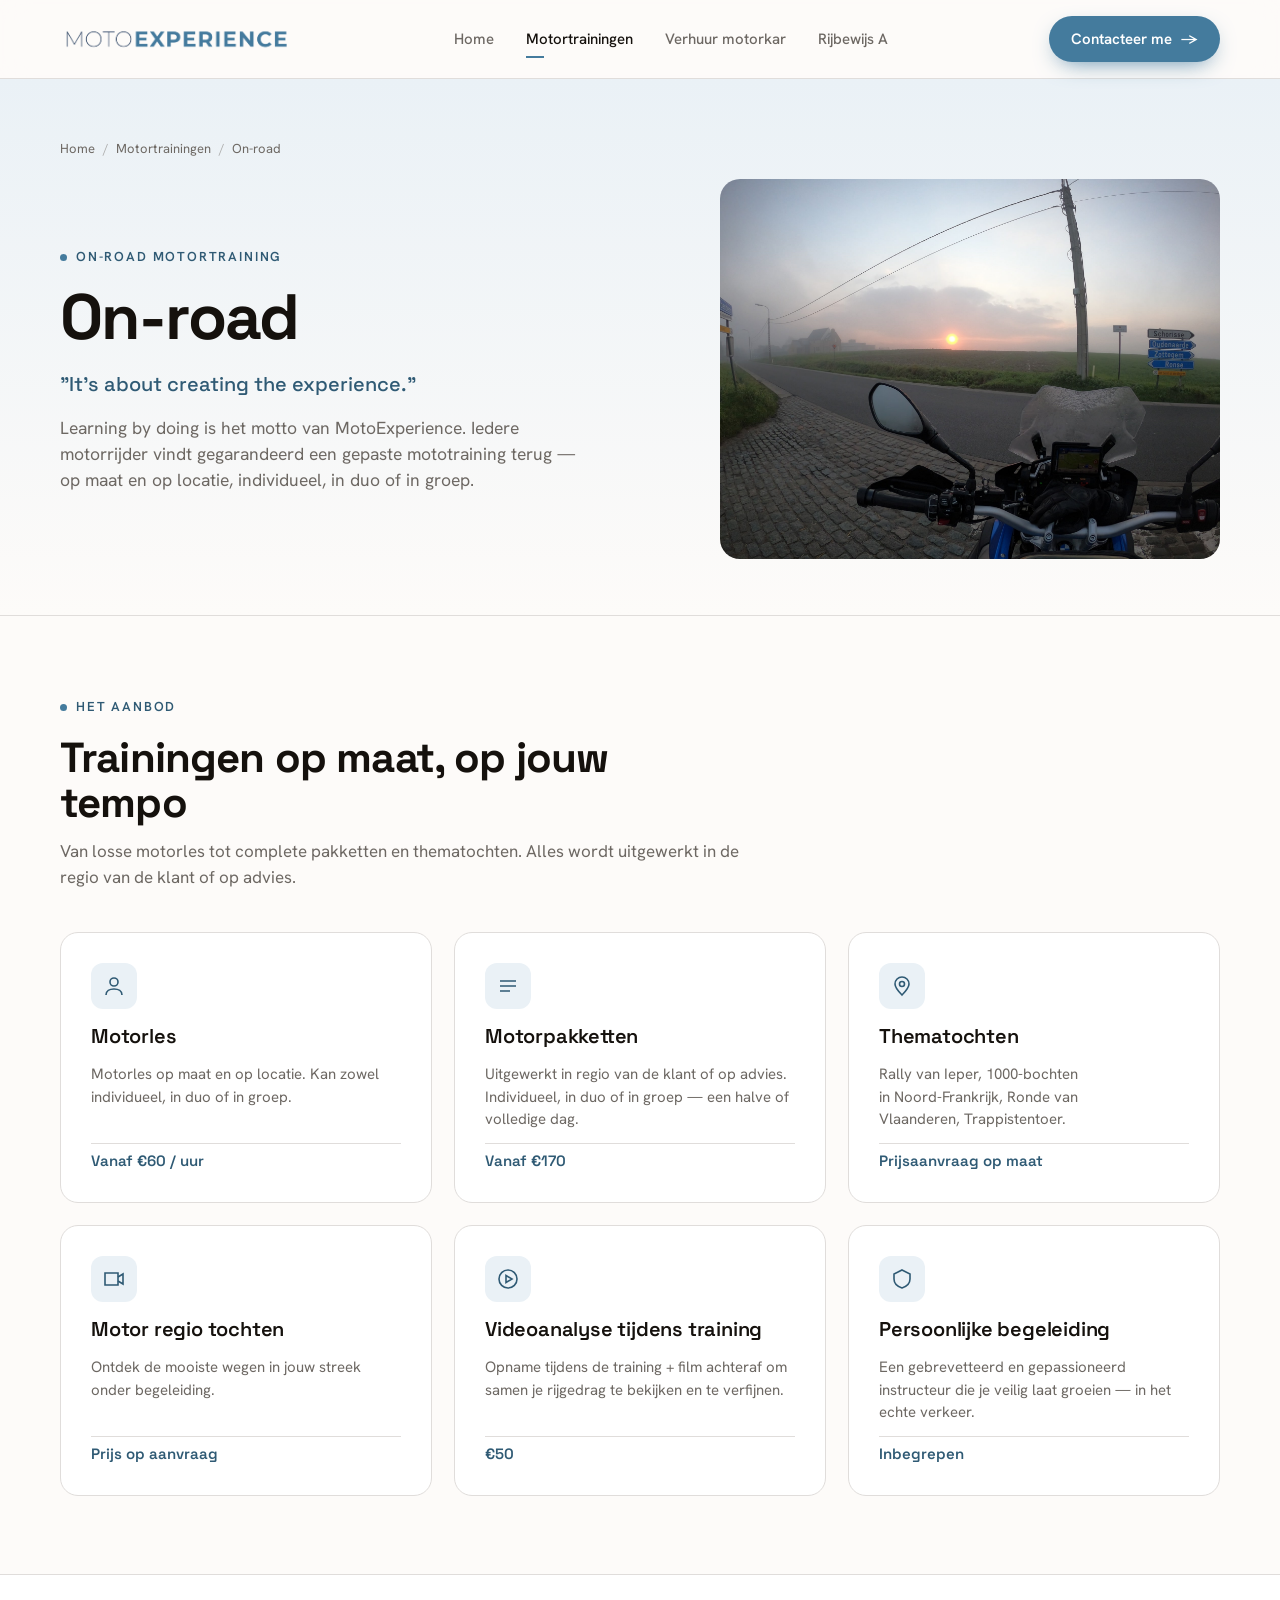
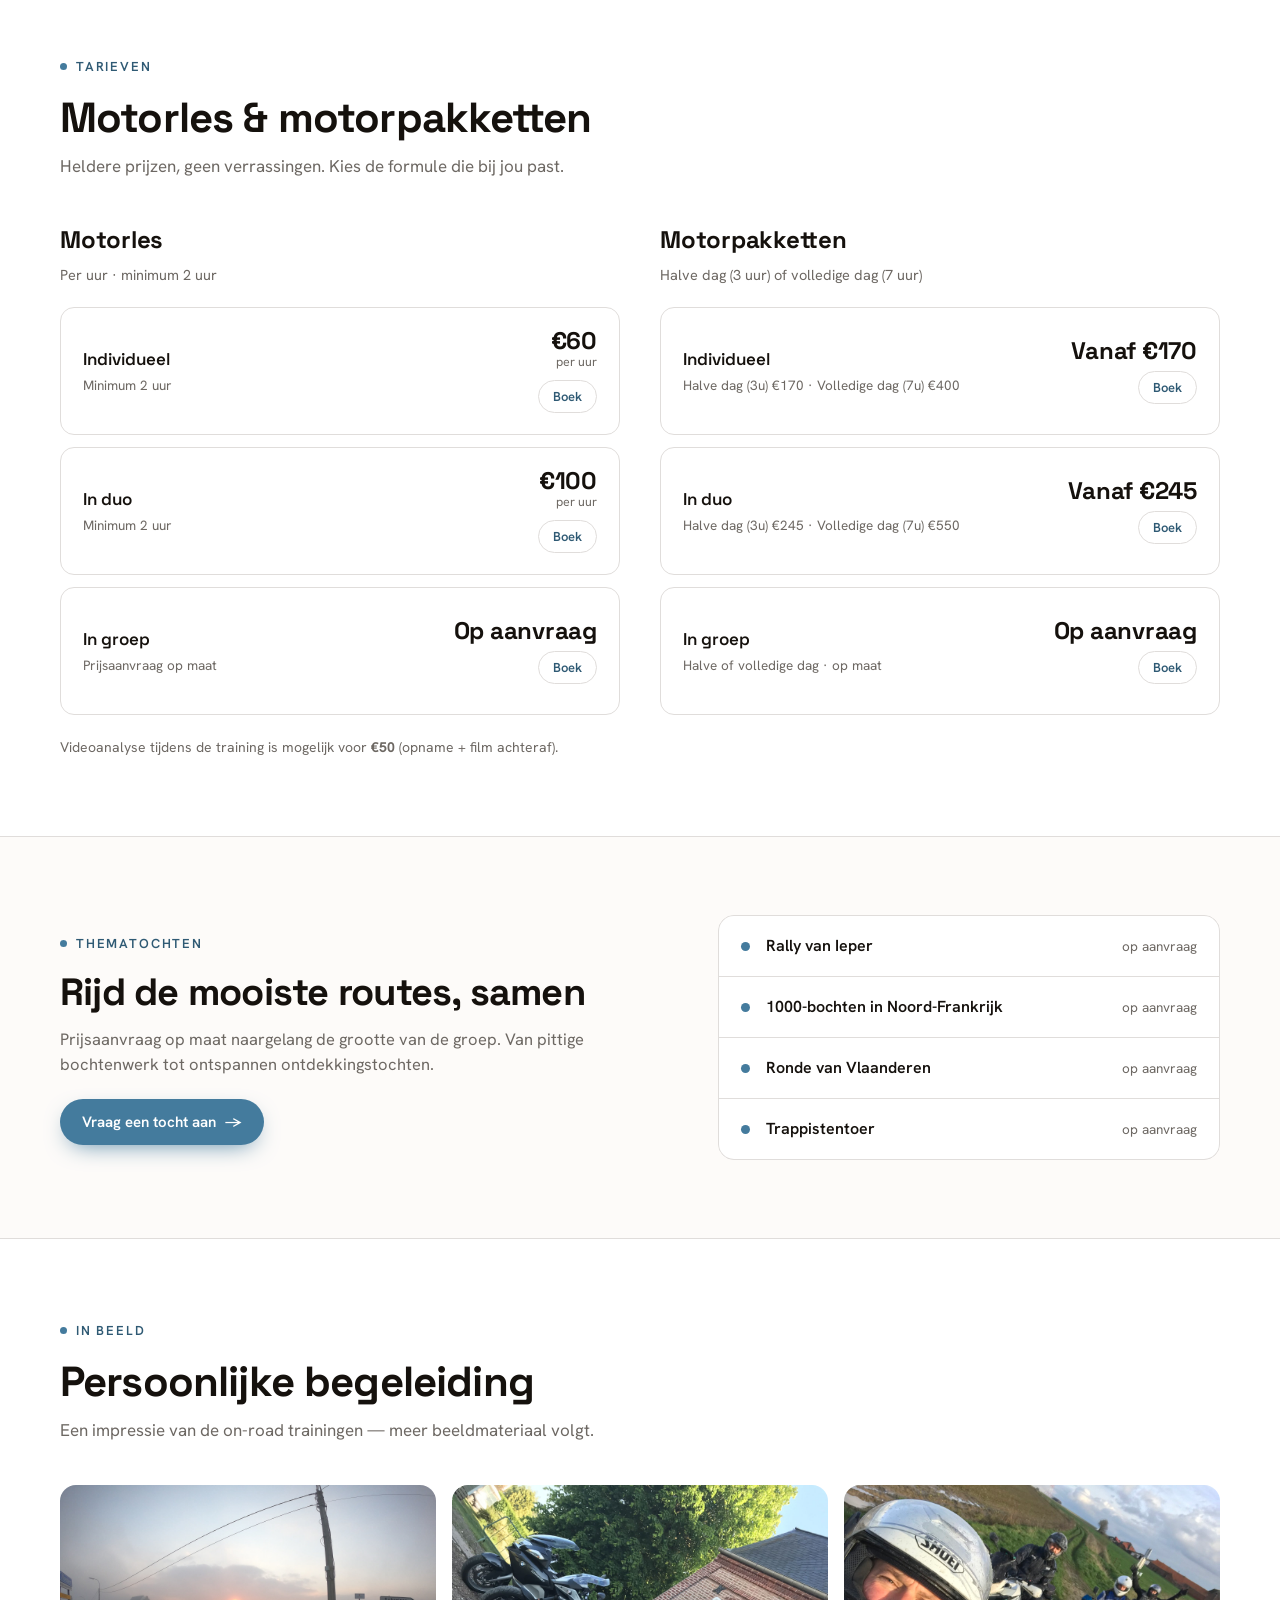
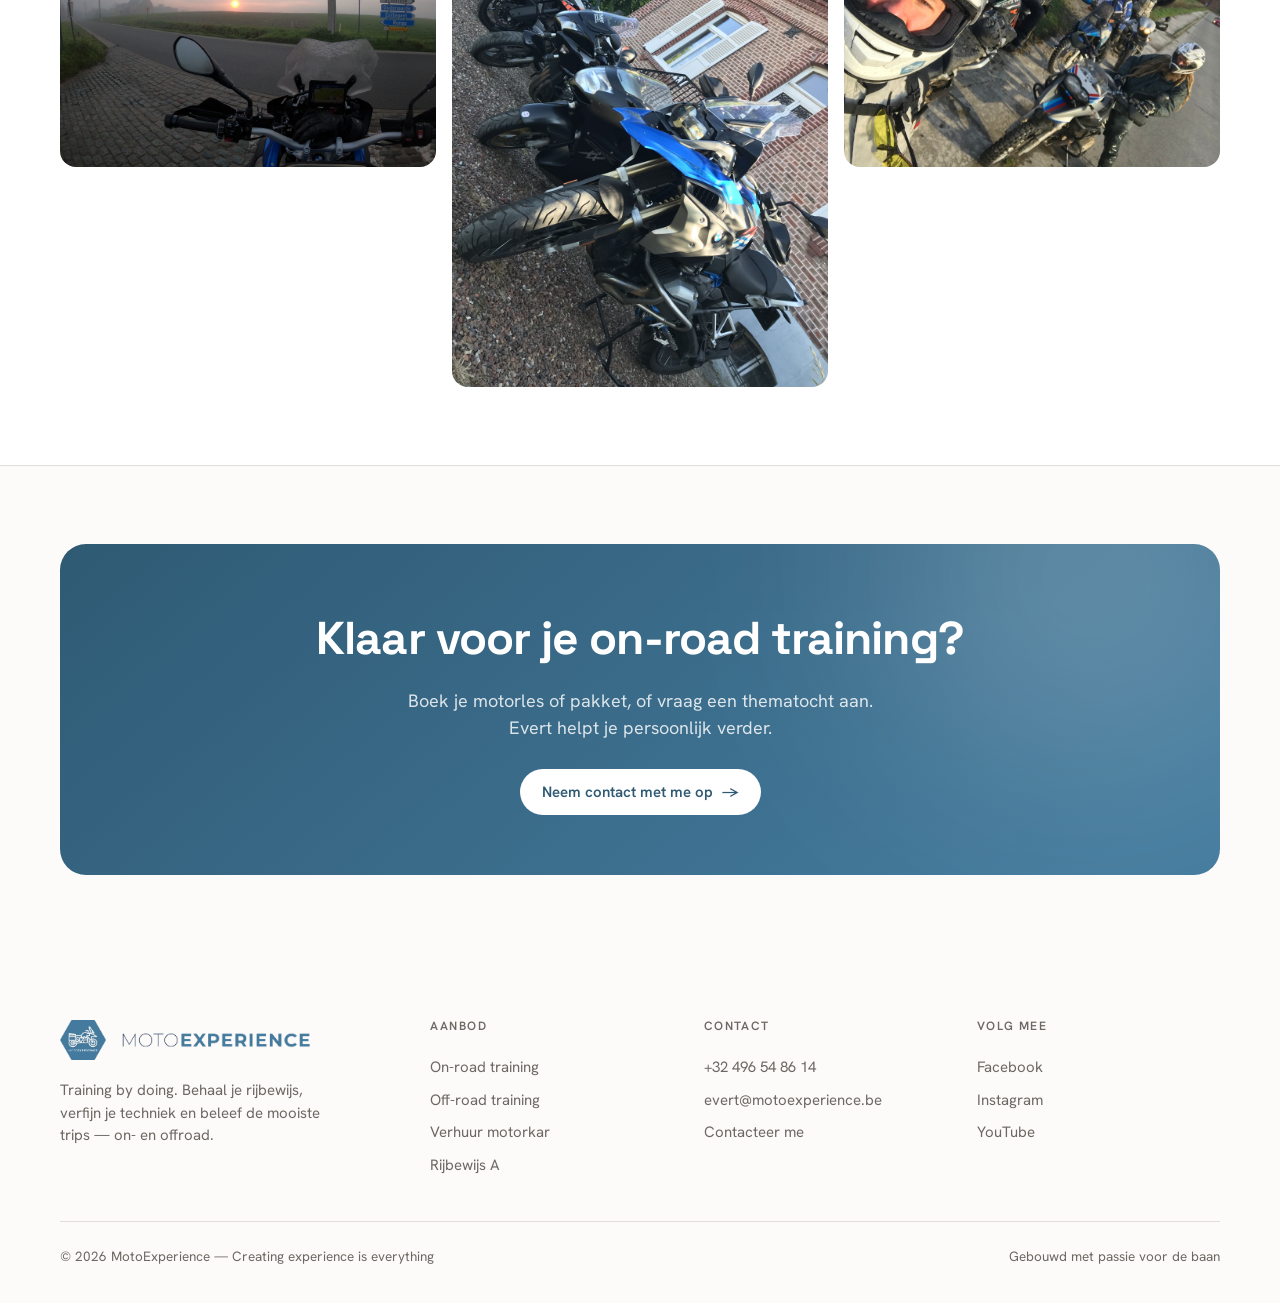
<file: on-road.html>
<!DOCTYPE html>
<html lang="nl">
<head>
<meta charset="UTF-8">
<meta name="viewport" content="width=device-width, initial-scale=1.0">
<meta http-equiv="Content-Security-Policy" content="upgrade-insecure-requests">
<title>On-road motortraining | MotoExperience</title>
<meta name="description" content="On-road motortraining bij MotoExperience: individuele of groepslessen, racetrackdagen en sportief wegrijden. Perfectioneer je technieken op asfalt met persoonlijke begeleiding.">
<meta name="keywords" content="on-road training, motortraining asfalt, racetrack dagen, sportief wegrijden, motorles België, circuit training, MotoExperience">
<meta name="author" content="MotoExperience - Evert Cottyn">
<link rel="canonical" href="https://www.motoexperience.be/on-road.html">
<link rel="icon" type="image/png" href="images/site/logo_schaduw.png">
<link rel="apple-touch-icon" href="images/site/logo_schaduw.png">
<!-- Open Graph / Facebook -->
<meta property="og:type" content="website">
<meta property="og:url" content="https://www.motoexperience.be/on-road.html">
<meta property="og:title" content="On-road motortraining | MotoExperience">
<meta property="og:description" content="On-road motortraining: individuele of groepslessen, racetrackdagen en sportief wegrijden. Perfectioneer je technieken op asfalt.">
<meta property="og:image" content="https://www.motoexperience.be/images/site/logo_schaduw.png">
<meta property="og:locale" content="nl_BE">
<!-- Twitter -->
<meta property="twitter:card" content="summary_large_image">
<meta property="twitter:url" content="https://www.motoexperience.be/on-road.html">
<meta property="twitter:title" content="On-road motortraining | MotoExperience">
<meta property="twitter:description" content="On-road motortraining: individuele of groepslessen, racetrackdagen en sportief wegrijden. Perfectioneer je technieken op asfalt.">
<meta property="twitter:image" content="https://www.motoexperience.be/images/site/logo_schaduw.png">
<link rel="preconnect" href="https://fonts.googleapis.com">
<link rel="preconnect" href="https://fonts.gstatic.com" crossorigin>
<link href="https://fonts.googleapis.com/css2?family=Space+Grotesk:wght@400;500;600;700&family=Hanken+Grotesk:wght@400;500;600;700;800&display=swap" rel="stylesheet">
<link rel="stylesheet" href="assets/base.css">
<style>
  /* page hero */
  .pagehero{padding:60px 0 56px;border-bottom:1px solid var(--line);background:linear-gradient(180deg,var(--accent-soft),transparent)}
  .pagehero .crumb{font-size:13px;color:var(--muted);margin-bottom:20px;display:flex;align-items:center;gap:8px}
  .pagehero .crumb a{color:var(--muted);transition:color .2s}
  .pagehero .crumb a:hover{color:var(--accent-deep)}
  .pagehero .crumb .sep{opacity:.5}
  .pagehero .grid{display:grid;grid-template-columns:1.1fr .9fr;gap:48px;align-items:center}
  .pagehero h1{font-family:var(--disp);font-weight:700;font-size:clamp(40px,5vw,66px);line-height:1;letter-spacing:-.025em;margin-bottom:20px}
  .pagehero .slo{font-family:var(--disp);font-weight:500;font-size:20px;color:var(--accent-deep);margin-bottom:16px}
  .pagehero p{font-size:17.5px;color:var(--muted);max-width:520px;text-wrap:pretty}
  .pagehero img{width:100%;height:380px;border-radius:20px;object-fit:cover;display:block}

  .sec{padding:78px 0}
  .sec-head{max-width:680px;margin-bottom:42px}
  .sec-head h2{font-family:var(--disp);font-weight:700;font-size:clamp(28px,3.4vw,42px);letter-spacing:-.02em;line-height:1.08;margin-bottom:14px}
  .sec-head p{font-size:17px;color:var(--muted);text-wrap:pretty}
  .alt{background:#fff;border-top:1px solid var(--line);border-bottom:1px solid var(--line)}

  /* offer cards */
  .offers{display:grid;grid-template-columns:repeat(3,1fr);gap:22px}
  .offer{background:#fff;border:1px solid var(--line);border-radius:18px;padding:30px;display:flex;flex-direction:column;gap:12px;transition:transform .2s,box-shadow .2s}
  .offer:hover{transform:translateY(-4px);box-shadow:0 24px 50px -32px rgba(0,0,0,.3)}
  .offer .ico{width:46px;height:46px;border-radius:12px;background:var(--accent-soft);display:grid;place-items:center;color:var(--accent-deep)}
  .offer .ico svg{width:24px;height:24px}
  .offer h3{font-family:var(--disp);font-weight:600;font-size:20px;letter-spacing:-.01em}
  .offer p{font-size:15px;color:var(--muted);text-wrap:pretty;flex:1}
  .offer .price-tag{font-family:var(--disp);font-weight:600;font-size:15px;color:var(--accent-deep);padding-top:6px;border-top:1px solid var(--line)}
  .offer.wide{grid-column:span 3}
  @media(max-width:900px){.offer.wide{grid-column:span 1}}

  /* pricing tables */
  .pricewrap{display:grid;grid-template-columns:1fr 1fr;gap:40px}
  .ptable h3{font-family:var(--disp);font-weight:700;font-size:24px;letter-spacing:-.01em;margin-bottom:6px}
  .ptable .note{font-size:14.5px;color:var(--muted);margin-bottom:22px}
  .ptable .rows{display:flex;flex-direction:column;gap:12px}
  .prow{display:flex;align-items:center;justify-content:space-between;gap:18px;min-height:128px;background:#fff;border:1px solid var(--line);border-radius:14px;padding:20px 22px;transition:transform .2s,border-color .2s,box-shadow .2s}
  .prow:hover{transform:translateY(-4px);border-color:var(--accent);box-shadow:0 26px 50px -30px rgba(0,0,0,.3)}
  .prow .left .form{font-family:var(--disp);font-weight:600;font-size:17px;margin-bottom:3px}
  .prow .left .detail{font-size:13.5px;color:var(--muted);text-wrap:pretty}
  .prow .right{text-align:right;flex:none}
  .prow .right .amt{font-family:var(--disp);font-weight:700;font-size:24px;letter-spacing:-.01em;line-height:1}
  .prow .right .per{font-size:12.5px;color:var(--muted)}
  .prow .right a{display:inline-block;margin-top:8px;font-size:13px;font-weight:600;color:var(--accent-deep);border:1.5px solid var(--line);padding:6px 14px;border-radius:100px;transition:background .2s,color .2s,border-color .2s}
  .prow .right a:hover{background:var(--accent);color:#fff;border-color:var(--accent)}

  /* thematochten */
  .thema{display:grid;grid-template-columns:1.1fr .9fr;gap:44px;align-items:center}
  .thema h2{font-family:var(--disp);font-weight:700;font-size:clamp(26px,3.2vw,38px);letter-spacing:-.02em;line-height:1.1;margin-bottom:14px}
  .thema p{font-size:16.5px;color:var(--muted);margin-bottom:22px;text-wrap:pretty}
  .tlist{display:flex;flex-direction:column;gap:1px;background:var(--line);border:1px solid var(--line);border-radius:16px;overflow:hidden}
  .titem{background:#fff;padding:18px 22px;display:flex;align-items:center;gap:16px;transition:background .2s}
  .titem:hover{background:var(--accent-soft)}
  .titem .dot{width:9px;height:9px;border-radius:50%;background:var(--accent);flex:none}
  .titem .nm{font-weight:600;font-size:16px}
  .titem .px{margin-left:auto;font-size:13.5px;color:var(--muted)}

  /* gallery — masonry: elke foto volledig zichtbaar, geen bijsnijding */
  .gallery{columns:3;column-gap:16px}
  .gallery figure{margin:0 0 16px;border-radius:16px;overflow:hidden;background:var(--accent-soft);break-inside:avoid}
  .gallery img{width:100%;height:auto;display:block;transition:transform .6s cubic-bezier(.2,.7,.2,1)}
  .gallery img.land{aspect-ratio:4/3}
  .gallery img.port{aspect-ratio:3/4}
  .gallery figure:hover img{transform:scale(1.045)}
  @media(max-width:900px){.gallery{columns:2}}
  @media(max-width:560px){.gallery{columns:1}}

  /* CTA */
  .cta-band{background:linear-gradient(140deg,var(--accent-deep) 0%,var(--accent) 92%);color:#fff;border-radius:26px;padding:60px;text-align:center;position:relative;overflow:hidden}
  .cta-band::before{content:"";position:absolute;width:380px;height:380px;border-radius:50%;background:rgba(255,255,255,.4);filter:blur(120px);opacity:.55;top:-160px;right:-60px}
  .cta-band h2{font-family:var(--disp);font-weight:700;font-size:clamp(28px,3.6vw,46px);letter-spacing:-.02em;margin-bottom:14px;position:relative}
  .cta-band p{font-size:18px;opacity:.82;max-width:500px;margin:0 auto 28px;position:relative}
  .cta-band .btn{position:relative}
  .cta-band .btn-light{background:#fff;color:var(--accent-deep)}
  .cta-band .btn-light:hover{background:var(--accent-soft);color:var(--accent-deep)}

  @media(max-width:900px){
    .pagehero .grid,.pricewrap,.thema{grid-template-columns:1fr}
    .offers{grid-template-columns:1fr}
  }
</style>
<style>
  nav .logo img{height:40px;width:auto;display:block}
  footer .logo img{height:34px;width:auto;display:block}
  footer .logo::before{content:"";width:46px;height:46px;flex:none;background:url("images/site/logo_schaduw.png") center/contain no-repeat}
</style>
</head>
<body>
  <nav>
    <div class="wrap">
      <a href="index.html" class="logo"><img src="images/site/logov3.png" alt="MotoExperience"></a>
      <div class="navlinks">
        <a href="index.html">Home</a>
        <a href="index.html#trainingen" class="active">Motortrainingen</a>
        <a href="verhuur-motorkar.html">Verhuur motorkar</a>
        <a href="rijbewijs-a.html">Rijbewijs A</a>
      </div>
      <a href="contact.html?onderwerp=on-road#formulier" class="btn btn-primary">Contacteer me <span class="arr">→</span></a>
    </div>
  </nav>

  <header class="pagehero">
    <div class="wrap">
      <div class="crumb"><a href="index.html">Home</a><span class="sep">/</span><a href="index.html#trainingen">Motortrainingen</a><span class="sep">/</span><span>On-road</span></div>
      <div class="grid">
        <div>
          <span class="kicker"><span class="dot"></span>On-road motortraining</span>
          <h1>On-road</h1>
          <p class="slo">"It's about creating the experience."</p>
          <p>Learning by doing is het motto van MotoExperience. Iedere motorrijder vindt gegarandeerd een gepaste mototraining terug — op maat en op locatie, individueel, in duo of in groep.</p>
        </div>
        <img src="images/on-road/GOPR1732.jpg" alt="">
      </div>
    </div>
  </header>

  <!-- Aanbod -->
  <section class="sec">
    <div class="wrap">
      <div class="sec-head">
        <span class="kicker"><span class="dot"></span>Het aanbod</span>
        <h2>Trainingen op maat, op jouw tempo</h2>
        <p>Van losse motorles tot complete pakketten en thematochten. Alles wordt uitgewerkt in de regio van de klant of op advies.</p>
      </div>
      <div class="offers">
        <div class="offer">
          <div class="ico"><svg viewBox="0 0 24 24" fill="none" stroke="currentColor" stroke-width="1.6"><circle cx="12" cy="8" r="4"/><path d="M4 21c0-4 3.6-6 8-6s8 2 8 6"/></svg></div>
          <h3>Motorles</h3>
          <p>Motorles op maat en op locatie. Kan zowel individueel, in duo of in groep.</p>
          <div class="price-tag">Vanaf €60 / uur</div>
        </div>
        <div class="offer">
          <div class="ico"><svg viewBox="0 0 24 24" fill="none" stroke="currentColor" stroke-width="1.6"><path d="M4 7h16M4 12h16M4 17h10"/></svg></div>
          <h3>Motorpakketten</h3>
          <p>Uitgewerkt in regio van de klant of op advies. Individueel, in duo of in groep — een halve of volledige dag.</p>
          <div class="price-tag">Vanaf €170</div>
        </div>
        <div class="offer">
          <div class="ico"><svg viewBox="0 0 24 24" fill="none" stroke="currentColor" stroke-width="1.6"><path d="M12 21c4-4 7-7.5 7-11a7 7 0 10-14 0c0 3.5 3 7 7 11z"/><circle cx="12" cy="10" r="2.5"/></svg></div>
          <h3>Thematochten</h3>
          <p>Rally van Ieper, 1000-bochten in Noord-Frankrijk, Ronde van Vlaanderen, Trappistentoer.</p>
          <div class="price-tag">Prijsaanvraag op maat</div>
        </div>
        <div class="offer">
          <div class="ico"><svg viewBox="0 0 24 24" fill="none" stroke="currentColor" stroke-width="1.6"><path d="M3 6h13v12H3z"/><path d="M16 10l5-3v10l-5-3"/></svg></div>
          <h3>Motor regio tochten</h3>
          <p>Ontdek de mooiste wegen in jouw streek onder begeleiding.</p>
          <div class="price-tag">Prijs op aanvraag</div>
        </div>
        <div class="offer">
          <div class="ico"><svg viewBox="0 0 24 24" fill="none" stroke="currentColor" stroke-width="1.6"><circle cx="12" cy="12" r="9"/><path d="M10 8.5v7l6-3.5z"/></svg></div>
          <h3>Videoanalyse tijdens training</h3>
          <p>Opname tijdens de training + film achteraf om samen je rijgedrag te bekijken en te verfijnen.</p>
          <div class="price-tag">€50</div>
        </div>
        <div class="offer">
          <div class="ico"><svg viewBox="0 0 24 24" fill="none" stroke="currentColor" stroke-width="1.6"><path d="M12 3l8 4v5c0 5-3.5 7.5-8 9-4.5-1.5-8-4-8-9V7z"/></svg></div>
          <h3>Persoonlijke begeleiding</h3>
          <p>Een gebrevetteerd en gepassioneerd instructeur die je veilig laat groeien — in het echte verkeer.</p>
          <div class="price-tag">Inbegrepen</div>
        </div>
      </div>
    </div>
  </section>

  <!-- Prijzen -->
  <section class="sec alt" id="prijzen">
    <div class="wrap">
      <div class="sec-head">
        <span class="kicker"><span class="dot"></span>Tarieven</span>
        <h2>Motorles &amp; motorpakketten</h2>
        <p>Heldere prijzen, geen verrassingen. Kies de formule die bij jou past.</p>
      </div>
      <div class="pricewrap">
        <div class="ptable">
          <h3>Motorles</h3>
          <p class="note">Per uur · minimum 2 uur</p>
          <div class="rows">
            <div class="prow">
              <div class="left"><div class="form">Individueel</div><div class="detail">Minimum 2 uur</div></div>
              <div class="right"><div class="amt">€60</div><div class="per">per uur</div><a href="contact.html?onderwerp=on-road#formulier">Boek</a></div>
            </div>
            <div class="prow">
              <div class="left"><div class="form">In duo</div><div class="detail">Minimum 2 uur</div></div>
              <div class="right"><div class="amt">€100</div><div class="per">per uur</div><a href="contact.html?onderwerp=on-road#formulier">Boek</a></div>
            </div>
            <div class="prow">
              <div class="left"><div class="form">In groep</div><div class="detail">Prijsaanvraag op maat</div></div>
              <div class="right"><div class="amt">Op aanvraag</div><a href="contact.html?onderwerp=on-road#formulier">Boek</a></div>
            </div>
          </div>
        </div>
        <div class="ptable">
          <h3>Motorpakketten</h3>
          <p class="note">Halve dag (3 uur) of volledige dag (7 uur)</p>
          <div class="rows">
            <div class="prow">
              <div class="left"><div class="form">Individueel</div><div class="detail">Halve dag (3u) €170 · Volledige dag (7u) €400</div></div>
              <div class="right"><div class="amt">Vanaf €170</div><a href="contact.html?onderwerp=on-road#formulier">Boek</a></div>
            </div>
            <div class="prow">
              <div class="left"><div class="form">In duo</div><div class="detail">Halve dag (3u) €245 · Volledige dag (7u) €550</div></div>
              <div class="right"><div class="amt">Vanaf €245</div><a href="contact.html?onderwerp=on-road#formulier">Boek</a></div>
            </div>
            <div class="prow">
              <div class="left"><div class="form">In groep</div><div class="detail">Halve of volledige dag · op maat</div></div>
              <div class="right"><div class="amt">Op aanvraag</div><a href="contact.html?onderwerp=on-road#formulier">Boek</a></div>
            </div>
          </div>
        </div>
      </div>
      <p style="font-size:14px;color:var(--muted);margin-top:22px">Videoanalyse tijdens de training is mogelijk voor <strong>€50</strong> (opname + film achteraf).</p>
    </div>
  </section>

  <!-- Thematochten -->
  <section class="sec">
    <div class="wrap">
      <div class="thema">
        <div>
          <span class="kicker"><span class="dot"></span>Thematochten</span>
          <h2>Rijd de mooiste routes, samen</h2>
          <p>Prijsaanvraag op maat naargelang de grootte van de groep. Van pittige bochtenwerk tot ontspannen ontdekkingstochten.</p>
          <a href="contact.html?onderwerp=on-road#formulier" class="btn btn-primary">Vraag een tocht aan <span class="arr">→</span></a>
        </div>
        <div class="tlist">
          <div class="titem"><span class="dot"></span><span class="nm">Rally van Ieper</span><span class="px">op aanvraag</span></div>
          <div class="titem"><span class="dot"></span><span class="nm">1000-bochten in Noord-Frankrijk</span><span class="px">op aanvraag</span></div>
          <div class="titem"><span class="dot"></span><span class="nm">Ronde van Vlaanderen</span><span class="px">op aanvraag</span></div>
          <div class="titem"><span class="dot"></span><span class="nm">Trappistentoer</span><span class="px">op aanvraag</span></div>
        </div>
      </div>
    </div>
  </section>

  <!-- Gallery -->
  <section class="sec alt">
    <div class="wrap">
      <div class="sec-head">
        <span class="kicker"><span class="dot"></span>In beeld</span>
        <h2>Persoonlijke begeleiding</h2>
        <p>Een impressie van de on-road trainingen — meer beeldmateriaal volgt.</p>
      </div>
      <div class="gallery">
        <figure><img class="land" src="images/on-road/GOPR1732.jpg" alt="On-road training" loading="lazy"></figure>
        <figure><img class="port" src="images/on-road/IMG_0690-scaled.jpg" alt="On-road training" loading="lazy"></figure>
        <figure><img class="land" src="images/on-road/IMG_4640.jpg" alt="On-road training" loading="lazy"></figure>
      </div>
    </div>
  </section>

  <!-- CTA -->
  <section class="sec">
    <div class="wrap">
      <div class="cta-band">
        <h2>Klaar voor je on-road training?</h2>
        <p>Boek je motorles of pakket, of vraag een thematocht aan. Evert helpt je persoonlijk verder.</p>
        <a id="contact" href="contact.html?onderwerp=on-road#formulier" class="btn btn-light">Neem contact met me op <span class="arr">→</span></a>
      </div>
    </div>
  </section>

  <footer>
    <div class="wrap">
      <div class="foot-top">
        <div>
          <a href="index.html" class="logo"><img src="images/site/logov3.png" alt="MotoExperience"></a>
          <p class="foot-intro">Training by doing. Behaal je rijbewijs, verfijn je techniek en beleef de mooiste trips — on- en offroad.</p>
        </div>
        <div class="foot-col"><h5>Aanbod</h5><a href="on-road.html">On-road training</a><a href="off-road.html">Off-road training</a><a href="verhuur-motorkar.html">Verhuur motorkar</a><a href="rijbewijs-a.html">Rijbewijs A</a></div>
        <div class="foot-col"><h5>Contact</h5><a href="tel:+32496548614">+32 496 54 86 14</a><a href="mailto:evert@motoexperience.be">evert@motoexperience.be</a><a href="contact.html">Contacteer me</a></div>
        <div class="foot-col"><h5>Volg mee</h5><a href="https://www.facebook.com/MotoExperience.be" target="_blank" rel="noopener">Facebook</a><a href="https://www.instagram.com/evert_cottyn" target="_blank" rel="noopener">Instagram</a><a href="https://www.youtube.com/channel/UCpGGufGZKiUZWA8yBZ8b8MA" target="_blank" rel="noopener">YouTube</a></div>
      </div>
      <div class="foot-bot">
        <span>© 2026 MotoExperience — Creating experience is everything</span>
        <span>Gebouwd met passie voor de baan</span>
      </div>
    </div>
  </footer>
</body>
</html>
</file>
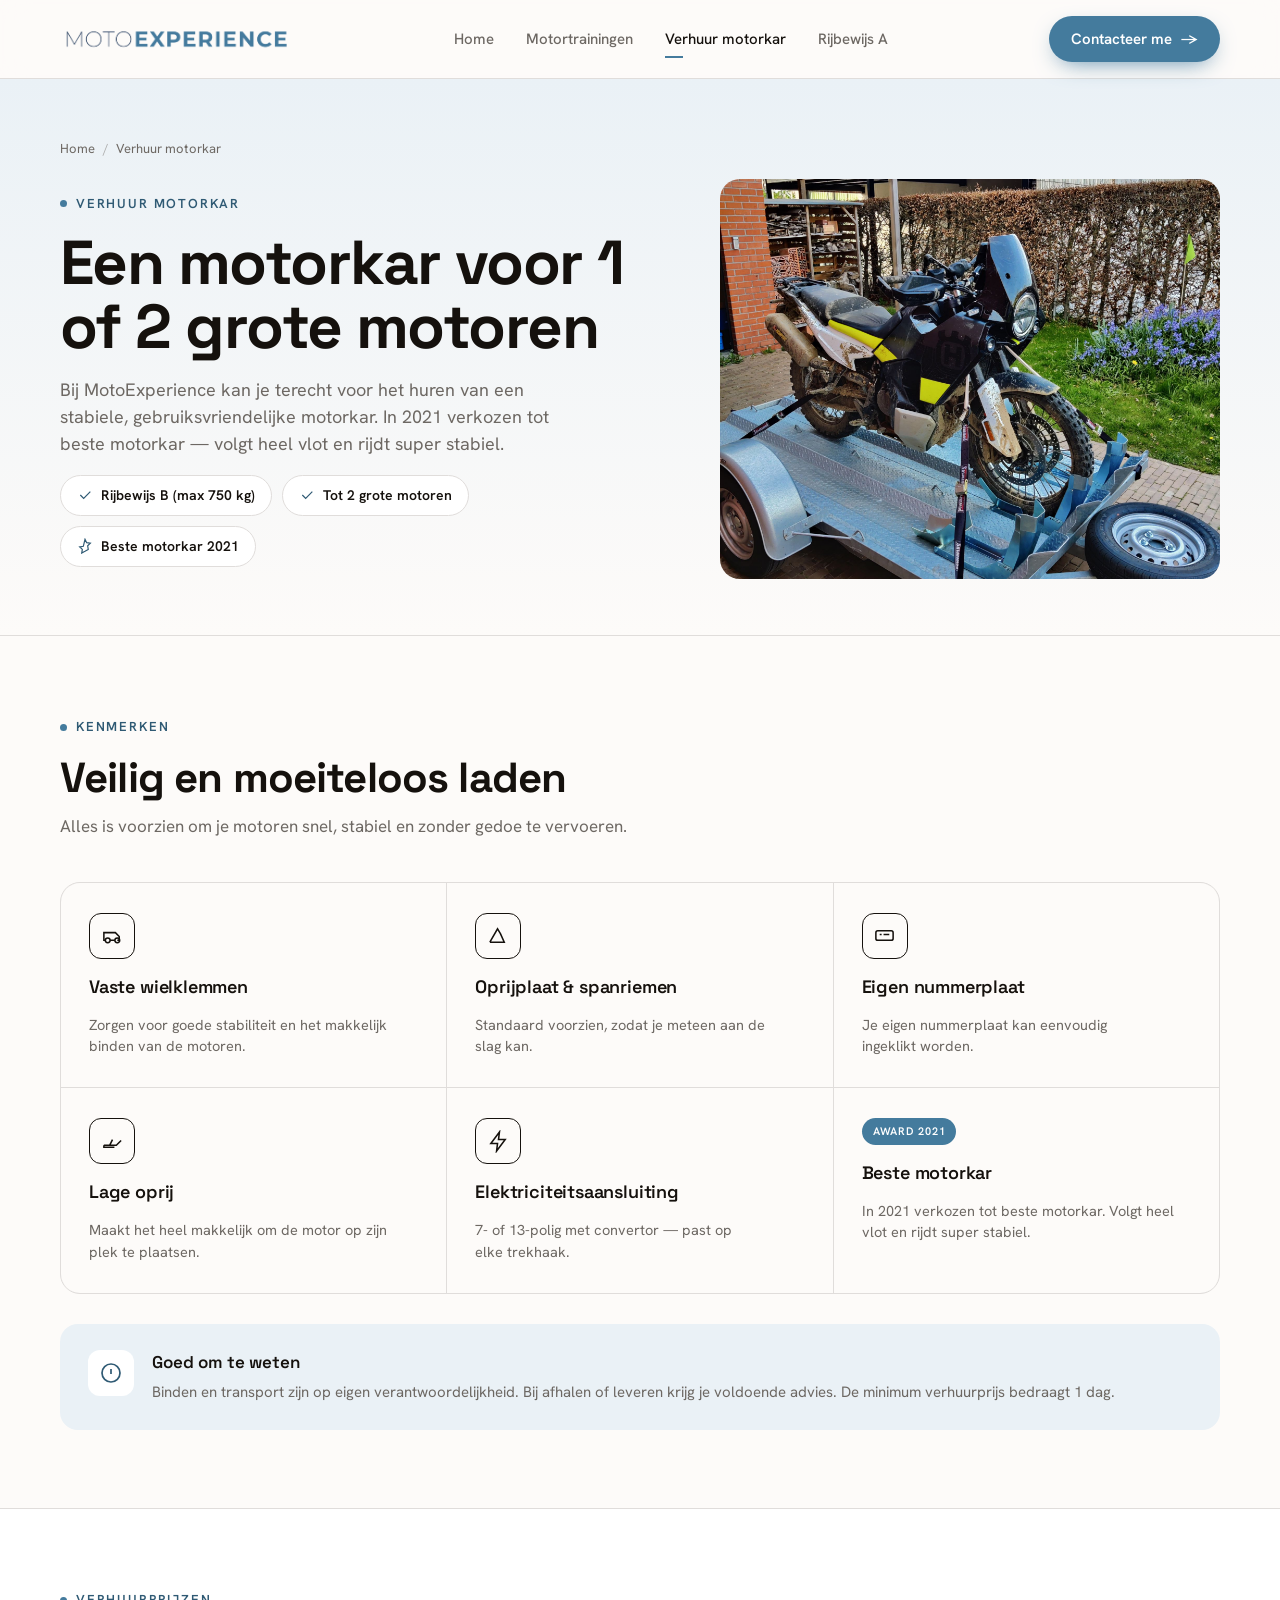
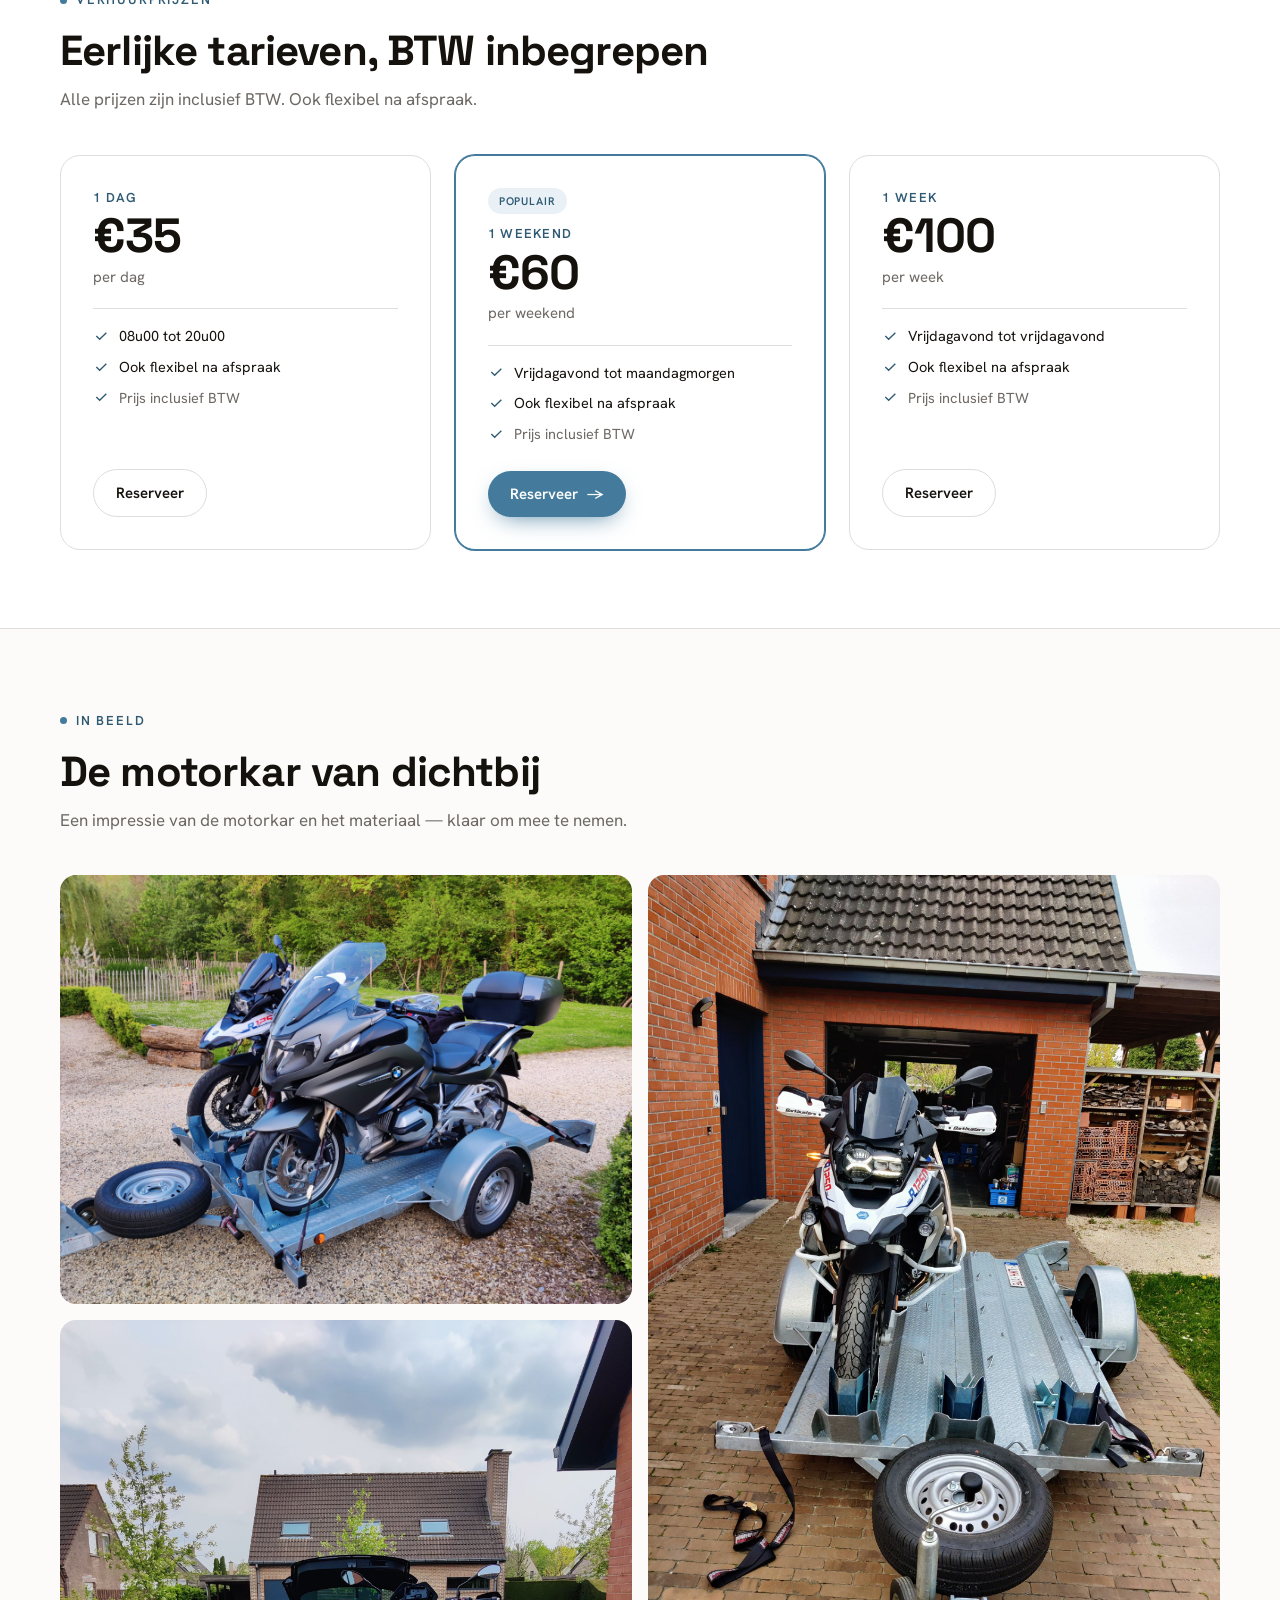
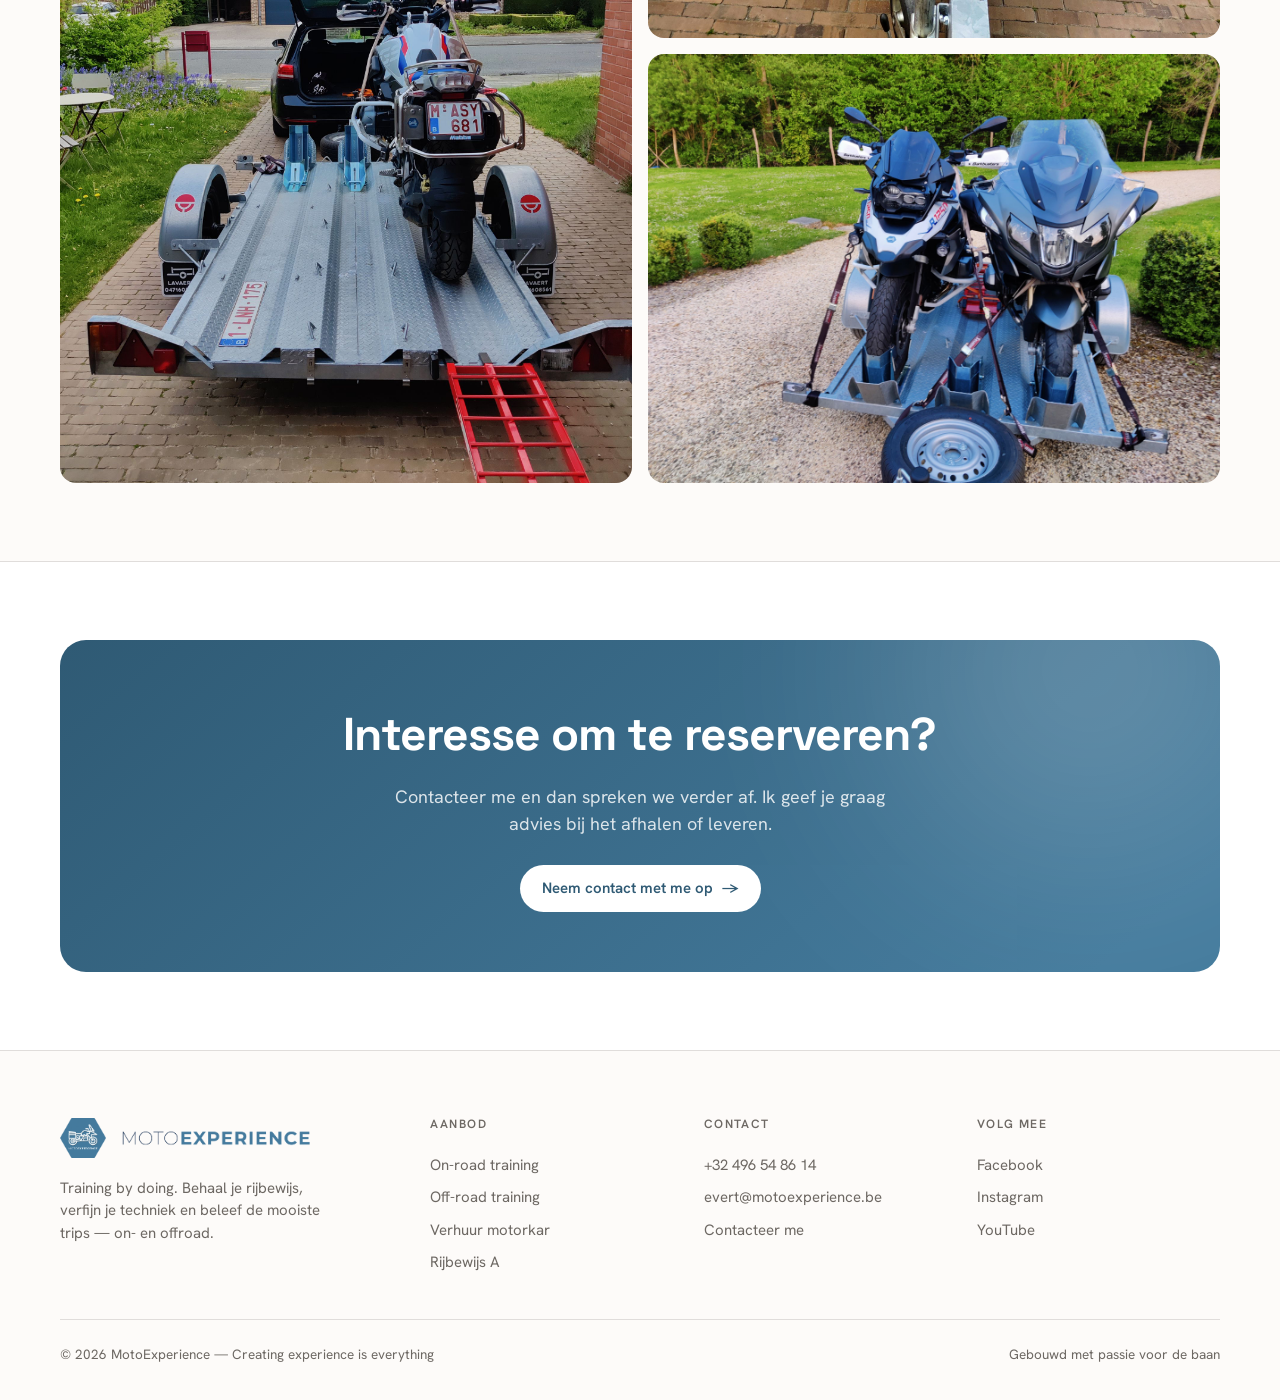
<file: verhuur-motorkar.html>
<!DOCTYPE html>
<html lang="nl">
<head>
<meta charset="UTF-8">
<meta name="viewport" content="width=device-width, initial-scale=1.0">
<meta http-equiv="Content-Security-Policy" content="upgrade-insecure-requests">
<title>Verhuur motorkar | MotoExperience</title>
<meta name="description" content="Motorkar verhuren bij MotoExperience. Open tandem aanhangwagen voor motortransport in België. Inclusief verzekering, veiligheidsuitrusting en spanriemen.">
<meta name="keywords" content="motorkar verhuur, aanhangwagen motor, motortransport, tandem aanhangwagen, motortrailer België, MotoExperience">
<meta name="author" content="MotoExperience - Evert Cottyn">
<link rel="canonical" href="https://www.motoexperience.be/verhuur-motorkar.html">
<link rel="icon" type="image/png" href="images/site/logo_schaduw.png">
<link rel="apple-touch-icon" href="images/site/logo_schaduw.png">
<!-- Open Graph / Facebook -->
<meta property="og:type" content="website">
<meta property="og:url" content="https://www.motoexperience.be/verhuur-motorkar.html">
<meta property="og:title" content="Verhuur motorkar | MotoExperience">
<meta property="og:description" content="Motorkar verhuren bij MotoExperience. Open tandem aanhangwagen voor motortransport in België. Inclusief verzekering en spanriemen.">
<meta property="og:image" content="https://www.motoexperience.be/images/site/logo_schaduw.png">
<meta property="og:locale" content="nl_BE">
<!-- Twitter -->
<meta property="twitter:card" content="summary_large_image">
<meta property="twitter:url" content="https://www.motoexperience.be/verhuur-motorkar.html">
<meta property="twitter:title" content="Verhuur motorkar | MotoExperience">
<meta property="twitter:description" content="Motorkar verhuren bij MotoExperience. Open tandem aanhangwagen voor motortransport in België. Inclusief verzekering en spanriemen.">
<meta property="twitter:image" content="https://www.motoexperience.be/images/site/logo_schaduw.png">
<link rel="preconnect" href="https://fonts.googleapis.com">
<link rel="preconnect" href="https://fonts.gstatic.com" crossorigin>
<link href="https://fonts.googleapis.com/css2?family=Space+Grotesk:wght@400;500;600;700&family=Hanken+Grotesk:wght@400;500;600;700;800&display=swap" rel="stylesheet">
<link rel="stylesheet" href="assets/base.css">
<style>
  .pagehero{padding:60px 0 56px;border-bottom:1px solid var(--line);background:linear-gradient(180deg,var(--accent-soft),transparent)}
  .pagehero .crumb{font-size:13px;color:var(--muted);margin-bottom:20px;display:flex;align-items:center;gap:8px}
  .pagehero .crumb a{color:var(--muted);transition:color .2s}
  .pagehero .crumb a:hover{color:var(--accent-deep)}
  .pagehero .crumb .sep{opacity:.5}
  .pagehero .grid{display:grid;grid-template-columns:1.1fr .9fr;gap:48px;align-items:center}
  .pagehero h1{font-family:var(--disp);font-weight:700;font-size:clamp(40px,5vw,62px);line-height:1.02;letter-spacing:-.025em;margin-bottom:18px}
  .pagehero p{font-size:18px;color:var(--muted);max-width:520px;text-wrap:pretty;margin-bottom:18px}
  .pagehero .badges{display:flex;flex-wrap:wrap;gap:10px}
  .pagehero .bdg{display:inline-flex;align-items:center;gap:8px;background:#fff;border:1px solid var(--line);border-radius:100px;padding:9px 16px;font-weight:600;font-size:14px}
  .pagehero .bdg svg{width:16px;height:16px;color:var(--accent-deep)}
  .pagehero img{width:100%;height:400px;border-radius:20px;object-fit:cover;display:block}

  .sec{padding:78px 0}
  .sec-head{max-width:700px;margin-bottom:42px}
  .sec-head h2{font-family:var(--disp);font-weight:700;font-size:clamp(28px,3.4vw,42px);letter-spacing:-.02em;line-height:1.08;margin-bottom:14px}
  .sec-head p{font-size:17px;color:var(--muted);text-wrap:pretty}
  .alt{background:#fff;border-top:1px solid var(--line);border-bottom:1px solid var(--line)}

  /* features */
  .feat-grid{display:grid;grid-template-columns:repeat(3,1fr);gap:1px;background:var(--line);border:1px solid var(--line);border-radius:20px;overflow:hidden}
  .feat{background:var(--bg);padding:30px 28px;display:flex;flex-direction:column;gap:14px;transition:background .25s}
  .feat:hover{background:var(--accent-soft)}
  .feat .ico{width:46px;height:46px;border-radius:12px;border:1.5px solid var(--ink);display:grid;place-items:center}
  .feat .ico svg{width:23px;height:23px}
  .feat h3{font-family:var(--disp);font-weight:600;font-size:18px;letter-spacing:-.01em}
  .feat p{font-size:14.5px;color:var(--muted);text-wrap:pretty}
  .feat .tag{align-self:flex-start;font-size:11px;font-weight:600;letter-spacing:.08em;text-transform:uppercase;background:var(--accent);color:#fff;padding:5px 11px;border-radius:100px}

  /* note */
  .note{display:flex;gap:18px;align-items:flex-start;background:var(--accent-soft);border-radius:18px;padding:26px 28px;margin-top:30px}
  .note .ic{width:46px;height:46px;border-radius:12px;background:#fff;display:grid;place-items:center;color:var(--accent-deep);flex:none}
  .note .ic svg{width:24px;height:24px}
  .note h4{font-family:var(--disp);font-weight:600;font-size:17px;margin-bottom:6px}
  .note p{font-size:15px;color:var(--muted);margin:0;text-wrap:pretty}

  /* pricing */
  .price-grid{display:grid;grid-template-columns:repeat(3,1fr);gap:24px}
  .price{background:#fff;border:1px solid var(--line);border-radius:20px;padding:32px;display:flex;flex-direction:column;gap:4px;transition:transform .2s,box-shadow .2s,border-color .2s}
  .price:hover{transform:translateY(-4px);box-shadow:0 26px 50px -30px rgba(0,0,0,.3)}
  .price.feat-p{border-color:var(--accent);box-shadow:0 0 0 1px var(--accent)}
  .price .ribbon{align-self:flex-start;font-size:11px;font-weight:600;letter-spacing:.08em;text-transform:uppercase;background:var(--accent-soft);color:var(--accent-deep);padding:5px 11px;border-radius:100px;margin-bottom:6px}
  .price .tier{font-size:13px;font-weight:600;letter-spacing:.1em;text-transform:uppercase;color:var(--accent-deep)}
  .price .amt{font-family:var(--disp);font-weight:700;font-size:48px;letter-spacing:-.02em;line-height:1.05}
  .price .per{font-size:15px;color:var(--muted);margin-bottom:16px}
  .price ul{list-style:none;display:flex;flex-direction:column;gap:9px;margin:0 0 22px;padding:16px 0 0;border-top:1px solid var(--line)}
  .price li{font-size:14.5px;color:var(--ink);display:flex;align-items:center;gap:10px}
  .price li svg{width:16px;height:16px;color:var(--accent-deep);flex:none}
  .price li.muted{color:var(--muted)}
  .price .btn{align-self:flex-start;margin-top:auto}

  /* gallery — masonry: elke foto volledig zichtbaar, geen bijsnijding */
  .gallery{display:grid;grid-template-columns:1fr 1fr;gap:16px;align-items:start}
  .gcol{display:flex;flex-direction:column;gap:16px}
  .gallery figure{margin:0;border-radius:16px;overflow:hidden;background:var(--accent-soft)}
  .gallery img{width:100%;height:auto;display:block;transition:transform .6s cubic-bezier(.2,.7,.2,1)}
  .gallery img.land{aspect-ratio:4/3}
  .gallery img.port{aspect-ratio:3/4}
  .gallery figure:hover img{transform:scale(1.045)}
  @media(max-width:640px){.gallery{grid-template-columns:1fr}}

  .cta-band{background:linear-gradient(140deg,var(--accent-deep) 0%,var(--accent) 92%);color:#fff;border-radius:26px;padding:60px;text-align:center;position:relative;overflow:hidden}
  .cta-band::before{content:"";position:absolute;width:380px;height:380px;border-radius:50%;background:rgba(255,255,255,.4);filter:blur(120px);opacity:.55;top:-160px;right:-60px}
  .cta-band h2{font-family:var(--disp);font-weight:700;font-size:clamp(28px,3.6vw,46px);letter-spacing:-.02em;margin-bottom:14px;position:relative}
  .cta-band p{font-size:18px;opacity:.82;max-width:500px;margin:0 auto 28px;position:relative}
  .cta-band .btn{position:relative}
  .cta-band .btn-light{background:#fff;color:var(--accent-deep)}
  .cta-band .btn-light:hover{background:var(--accent-soft);color:var(--accent-deep)}

  @media(max-width:900px){
    .pagehero .grid{grid-template-columns:1fr}
    .feat-grid,.price-grid{grid-template-columns:1fr}
  }
</style>
<style>
  nav .logo img{height:40px;width:auto;display:block}
  footer .logo img{height:34px;width:auto;display:block}
  footer .logo::before{content:"";width:46px;height:46px;flex:none;background:url("images/site/logo_schaduw.png") center/contain no-repeat}
</style>
</head>
<body>
  <nav>
    <div class="wrap">
      <a href="index.html" class="logo"><img src="images/site/logov3.png" alt="MotoExperience"></a>
      <div class="navlinks">
        <a href="index.html">Home</a>
        <a href="index.html#trainingen">Motortrainingen</a>
        <a href="verhuur-motorkar.html" class="active">Verhuur motorkar</a>
        <a href="rijbewijs-a.html">Rijbewijs A</a>
      </div>
      <a href="contact.html?onderwerp=motorkar#formulier" class="btn btn-primary">Contacteer me <span class="arr">→</span></a>
    </div>
  </nav>

  <header class="pagehero">
    <div class="wrap">
      <div class="crumb"><a href="index.html">Home</a><span class="sep">/</span><span>Verhuur motorkar</span></div>
      <div class="grid">
        <div>
          <span class="kicker"><span class="dot"></span>Verhuur motorkar</span>
          <h1>Een motorkar voor 1 of 2 grote motoren</h1>
          <p>Bij MotoExperience kan je terecht voor het huren van een stabiele, gebruiksvriendelijke motorkar. In 2021 verkozen tot beste motorkar — volgt heel vlot en rijdt super stabiel.</p>
          <div class="badges">
            <span class="bdg"><svg viewBox="0 0 24 24" fill="none" stroke="currentColor" stroke-width="1.8"><path d="M5 12l5 5L20 7"/></svg>Rijbewijs B (max 750 kg)</span>
            <span class="bdg"><svg viewBox="0 0 24 24" fill="none" stroke="currentColor" stroke-width="1.8"><path d="M5 12l5 5L20 7"/></svg>Tot 2 grote motoren</span>
            <span class="bdg"><svg viewBox="0 0 24 24" fill="none" stroke="currentColor" stroke-width="1.8"><path d="M12 2l2.5 5 5.5.8-4 3.9.9 5.5L12 20l-4.9 2.6.9-5.5-4-3.9 5.5-.8z"/></svg>Beste motorkar 2021</span>
          </div>
        </div>
        <img src="images/motorkar/IMG_20220415_184329-scaled.jpg" alt="">
      </div>
    </div>
  </header>

  <!-- Features -->
  <section class="sec">
    <div class="wrap">
      <div class="sec-head">
        <span class="kicker"><span class="dot"></span>Kenmerken</span>
        <h2>Veilig en moeiteloos laden</h2>
        <p>Alles is voorzien om je motoren snel, stabiel en zonder gedoe te vervoeren.</p>
      </div>
      <div class="feat-grid">
        <div class="feat">
          <div class="ico"><svg viewBox="0 0 24 24" fill="none" stroke="currentColor" stroke-width="1.6"><circle cx="7" cy="17" r="2.5"/><circle cx="17" cy="17" r="2.5"/><path d="M5 17H3V9h12l4 4v4h-2M9.5 17h5"/></svg></div>
          <h3>Vaste wielklemmen</h3>
          <p>Zorgen voor goede stabiliteit en het makkelijk binden van de motoren.</p>
        </div>
        <div class="feat">
          <div class="ico"><svg viewBox="0 0 24 24" fill="none" stroke="currentColor" stroke-width="1.6"><path d="M3 19l8-14 3 5M14 10l4 9H3"/></svg></div>
          <h3>Oprijplaat &amp; spanriemen</h3>
          <p>Standaard voorzien, zodat je meteen aan de slag kan.</p>
        </div>
        <div class="feat">
          <div class="ico"><svg viewBox="0 0 24 24" fill="none" stroke="currentColor" stroke-width="1.6"><rect x="3" y="7" width="18" height="10" rx="2"/><path d="M7 11h2M11 11h6"/></svg></div>
          <h3>Eigen nummerplaat</h3>
          <p>Je eigen nummerplaat kan eenvoudig ingeklikt worden.</p>
        </div>
        <div class="feat">
          <div class="ico"><svg viewBox="0 0 24 24" fill="none" stroke="currentColor" stroke-width="1.6"><path d="M3 16h13l5-5M3 16v2h11M9 16l3-6"/></svg></div>
          <h3>Lage oprij</h3>
          <p>Maakt het heel makkelijk om de motor op zijn plek te plaatsen.</p>
        </div>
        <div class="feat">
          <div class="ico"><svg viewBox="0 0 24 24" fill="none" stroke="currentColor" stroke-width="1.6"><path d="M13 2L4 14h7l-1 8 9-12h-7z"/></svg></div>
          <h3>Elektriciteitsaansluiting</h3>
          <p>7- of 13-polig met convertor — past op elke trekhaak.</p>
        </div>
        <div class="feat">
          <span class="tag">Award 2021</span>
          <h3>Beste motorkar</h3>
          <p>In 2021 verkozen tot beste motorkar. Volgt heel vlot en rijdt super stabiel.</p>
        </div>
      </div>
      <div class="note">
        <span class="ic"><svg viewBox="0 0 24 24" fill="none" stroke="currentColor" stroke-width="1.7"><circle cx="12" cy="12" r="9"/><path d="M12 8v5M12 16h.01"/></svg></span>
        <div>
          <h4>Goed om te weten</h4>
          <p>Binden en transport zijn op eigen verantwoordelijkheid. Bij afhalen of leveren krijg je voldoende advies. De minimum verhuurprijs bedraagt 1 dag.</p>
        </div>
      </div>
    </div>
  </section>

  <!-- Pricing -->
  <section class="sec alt" id="prijzen">
    <div class="wrap">
      <div class="sec-head">
        <span class="kicker"><span class="dot"></span>Verhuurprijzen</span>
        <h2>Eerlijke tarieven, BTW inbegrepen</h2>
        <p>Alle prijzen zijn inclusief BTW. Ook flexibel na afspraak.</p>
      </div>
      <div class="price-grid">
        <div class="price">
          <span class="tier">1 dag</span>
          <span class="amt">€35</span>
          <span class="per">per dag</span>
          <ul>
            <li><svg viewBox="0 0 24 24" fill="none" stroke="currentColor" stroke-width="2"><path d="M5 12l5 5L20 7"/></svg>08u00 tot 20u00</li>
            <li><svg viewBox="0 0 24 24" fill="none" stroke="currentColor" stroke-width="2"><path d="M5 12l5 5L20 7"/></svg>Ook flexibel na afspraak</li>
            <li class="muted"><svg viewBox="0 0 24 24" fill="none" stroke="currentColor" stroke-width="2"><path d="M5 12l5 5L20 7"/></svg>Prijs inclusief BTW</li>
          </ul>
          <a href="contact.html?onderwerp=motorkar#formulier" class="btn btn-ghost">Reserveer</a>
        </div>
        <div class="price feat-p">
          <span class="ribbon">Populair</span>
          <span class="tier">1 weekend</span>
          <span class="amt">€60</span>
          <span class="per">per weekend</span>
          <ul>
            <li><svg viewBox="0 0 24 24" fill="none" stroke="currentColor" stroke-width="2"><path d="M5 12l5 5L20 7"/></svg>Vrijdagavond tot maandagmorgen</li>
            <li><svg viewBox="0 0 24 24" fill="none" stroke="currentColor" stroke-width="2"><path d="M5 12l5 5L20 7"/></svg>Ook flexibel na afspraak</li>
            <li class="muted"><svg viewBox="0 0 24 24" fill="none" stroke="currentColor" stroke-width="2"><path d="M5 12l5 5L20 7"/></svg>Prijs inclusief BTW</li>
          </ul>
          <a href="contact.html?onderwerp=motorkar#formulier" class="btn btn-primary">Reserveer <span class="arr">→</span></a>
        </div>
        <div class="price">
          <span class="tier">1 week</span>
          <span class="amt">€100</span>
          <span class="per">per week</span>
          <ul>
            <li><svg viewBox="0 0 24 24" fill="none" stroke="currentColor" stroke-width="2"><path d="M5 12l5 5L20 7"/></svg>Vrijdagavond tot vrijdagavond</li>
            <li><svg viewBox="0 0 24 24" fill="none" stroke="currentColor" stroke-width="2"><path d="M5 12l5 5L20 7"/></svg>Ook flexibel na afspraak</li>
            <li class="muted"><svg viewBox="0 0 24 24" fill="none" stroke="currentColor" stroke-width="2"><path d="M5 12l5 5L20 7"/></svg>Prijs inclusief BTW</li>
          </ul>
          <a href="contact.html?onderwerp=motorkar#formulier" class="btn btn-ghost">Reserveer</a>
        </div>
      </div>
    </div>
  </section>

  <!-- Gallery -->
  <section class="sec">
    <div class="wrap">
      <div class="sec-head">
        <span class="kicker"><span class="dot"></span>In beeld</span>
        <h2>De motorkar van dichtbij</h2>
        <p>Een impressie van de motorkar en het materiaal — klaar om mee te nemen.</p>
      </div>
      <div class="gallery">
        <div class="gcol">
          <figure><img class="land" src="images/motorkar/IMG_20220429_203834-scaled.jpg" alt="Motorkar van MotoExperience" loading="lazy"></figure>
          <figure><img class="port" src="images/motorkar/IMG_20220423_161419-scaled.jpg" alt="Detail van de motorkar" loading="lazy"></figure>
        </div>
        <div class="gcol">
          <figure><img class="port" src="images/motorkar/IMG_20220423_161433-scaled.jpg" alt="Detail van de motorkar" loading="lazy"></figure>
          <figure><img class="land" src="images/motorkar/IMG_20220429_203839-scaled.jpg" alt="Motorkar van MotoExperience" loading="lazy"></figure>
        </div>
      </div>
    </div>
  </section>

  <!-- CTA -->
  <section class="sec alt">
    <div class="wrap">
      <div class="cta-band">
        <h2>Interesse om te reserveren?</h2>
        <p>Contacteer me en dan spreken we verder af. Ik geef je graag advies bij het afhalen of leveren.</p>
        <a href="contact.html?onderwerp=motorkar#formulier" class="btn btn-light">Neem contact met me op <span class="arr">→</span></a>
      </div>
    </div>
  </section>

  <footer>
    <div class="wrap">
      <div class="foot-top">
        <div>
          <a href="index.html" class="logo"><img src="images/site/logov3.png" alt="MotoExperience"></a>
          <p class="foot-intro">Training by doing. Behaal je rijbewijs, verfijn je techniek en beleef de mooiste trips — on- en offroad.</p>
        </div>
        <div class="foot-col"><h5>Aanbod</h5><a href="on-road.html">On-road training</a><a href="off-road.html">Off-road training</a><a href="verhuur-motorkar.html">Verhuur motorkar</a><a href="rijbewijs-a.html">Rijbewijs A</a></div>
        <div class="foot-col"><h5>Contact</h5><a href="tel:+32496548614">+32 496 54 86 14</a><a href="mailto:evert@motoexperience.be">evert@motoexperience.be</a><a href="contact.html">Contacteer me</a></div>
        <div class="foot-col"><h5>Volg mee</h5><a href="https://www.facebook.com/MotoExperience.be" target="_blank" rel="noopener">Facebook</a><a href="https://www.instagram.com/evert_cottyn" target="_blank" rel="noopener">Instagram</a><a href="https://www.youtube.com/channel/UCpGGufGZKiUZWA8yBZ8b8MA" target="_blank" rel="noopener">YouTube</a></div>
      </div>
      <div class="foot-bot">
        <span>© 2026 MotoExperience — Creating experience is everything</span>
        <span>Gebouwd met passie voor de baan</span>
      </div>
    </div>
  </footer>
<template id="__bundler_thumbnail" data-bg-color="#447B9D">
  <svg viewBox="0 0 1200 800" xmlns="http://www.w3.org/2000/svg">
    <rect width="1200" height="800" fill="#447B9D"/>
    <g fill="none" stroke="#ffffff" stroke-width="22" stroke-linecap="round" stroke-linejoin="round">
      <circle cx="430" cy="520" r="90"/>
      <circle cx="800" cy="520" r="90"/>
      <path d="M300 520 L300 420 L760 420 L860 520"/>
      <path d="M520 520 L700 520"/>
    </g>
    <text x="600" y="250" font-family="Space Grotesk, Arial, sans-serif" font-size="92" font-weight="700" fill="#ffffff" text-anchor="middle" letter-spacing="-2">MotoExperience</text>
    <text x="600" y="330" font-family="Arial, sans-serif" font-size="38" fill="#dbe7ef" text-anchor="middle" letter-spacing="2">VERHUUR MOTORKAR</text>
  </svg>
</template>
</body>
</html>
</file>
<file: assets/base.css>
/* ===== MotoExperience — shared base (Clean & Confident, merkblauw) ===== */
:root{
  --accent:#447B9D;
  --accent-deep:#2f5a74;
  --accent-soft:#eaf1f6;
  --ink:oklch(0.18 0.01 60);
  --muted:oklch(0.52 0.01 60);
  --line:oklch(0.9 0.005 60);
  --bg:oklch(0.99 0.004 80);
  --card:#fff;
  --disp:"Space Grotesk",sans-serif;
  --body:"Hanken Grotesk",sans-serif;
}
*{margin:0;padding:0;box-sizing:border-box}
html{scroll-behavior:smooth}
body{font-family:var(--body);color:var(--ink);background:var(--bg);line-height:1.5;-webkit-font-smoothing:antialiased}
.wrap{max-width:1240px;margin:0 auto;padding:0 40px}
a{color:inherit;text-decoration:none}
img{display:block;max-width:100%}


/* nav */
nav{position:sticky;top:0;z-index:50;background:oklch(0.99 0.004 80 / .82);backdrop-filter:blur(14px);border-bottom:1px solid var(--line)}
nav .wrap{display:flex;align-items:center;justify-content:space-between;height:78px}
.logo{font-family:var(--disp);font-weight:700;font-size:22px;letter-spacing:-.01em;display:flex;align-items:center;gap:11px}
.logo .mark{width:34px;height:34px;border-radius:9px;background:var(--accent);display:grid;place-items:center;color:#fff;font-size:17px;font-weight:700;transform:rotate(-8deg)}
.logo b{font-weight:700}.logo span{color:var(--muted);font-weight:500}
.navlinks{display:flex;gap:32px;font-weight:500;font-size:15px}
.navlinks a{white-space:nowrap;position:relative;padding:6px 0;color:var(--muted);transition:color .2s}
.navlinks a:hover,.navlinks a.active{color:var(--ink)}
.navlinks a.active::after{content:"";position:absolute;left:0;bottom:-2px;width:18px;height:2px;background:var(--accent)}
.btn{display:inline-flex;align-items:center;gap:9px;font-weight:600;font-size:15px;padding:12px 22px;border-radius:100px;transition:transform .2s,box-shadow .2s,background .2s;white-space:nowrap;cursor:pointer;border:none}
.btn-primary{background:var(--accent);color:#fff;box-shadow:0 8px 24px -10px var(--accent)}
.btn-primary:hover{transform:translateY(-2px);box-shadow:0 14px 30px -10px var(--accent)}
.btn-ghost{border:1.5px solid var(--line);color:var(--ink);background:none}
.btn-ghost:hover{border-color:var(--ink)}
.btn-light{background:var(--accent);color:#fff}
.btn-light:hover{transform:translateY(-2px)}
.btn .arr{transition:transform .2s}
.btn:hover .arr{transform:translateX(4px)}

.kicker{display:inline-flex;align-items:center;gap:9px;font-size:13px;font-weight:600;letter-spacing:.14em;text-transform:uppercase;color:var(--accent-deep);margin-bottom:18px;white-space:nowrap}
.kicker .dot{width:7px;height:7px;border-radius:50%;background:var(--accent)}

/* footer */
footer{padding:64px 0 36px}
.foot-top{display:grid;grid-template-columns:1.4fr 1fr 1fr 1fr;gap:30px;padding-bottom:40px;border-bottom:1px solid var(--line)}
.foot-top .logo{margin-bottom:16px}
.foot-col h5{font-size:12px;letter-spacing:.12em;text-transform:uppercase;color:var(--muted);margin-bottom:16px;font-weight:600}
.foot-col a{display:block;color:var(--muted);font-size:15px;padding:5px 0;transition:color .2s}
.foot-col a:hover{color:var(--accent-deep)}
.foot-bot{display:flex;justify-content:space-between;align-items:center;padding-top:24px;font-size:13.5px;color:var(--muted);flex-wrap:wrap;gap:12px}
.foot-intro{font-size:15px;color:var(--muted);max-width:280px;text-wrap:pretty}
@media(max-width:900px){
  .foot-top{grid-template-columns:1fr 1fr}
  .navlinks{display:none}
}
</file>
